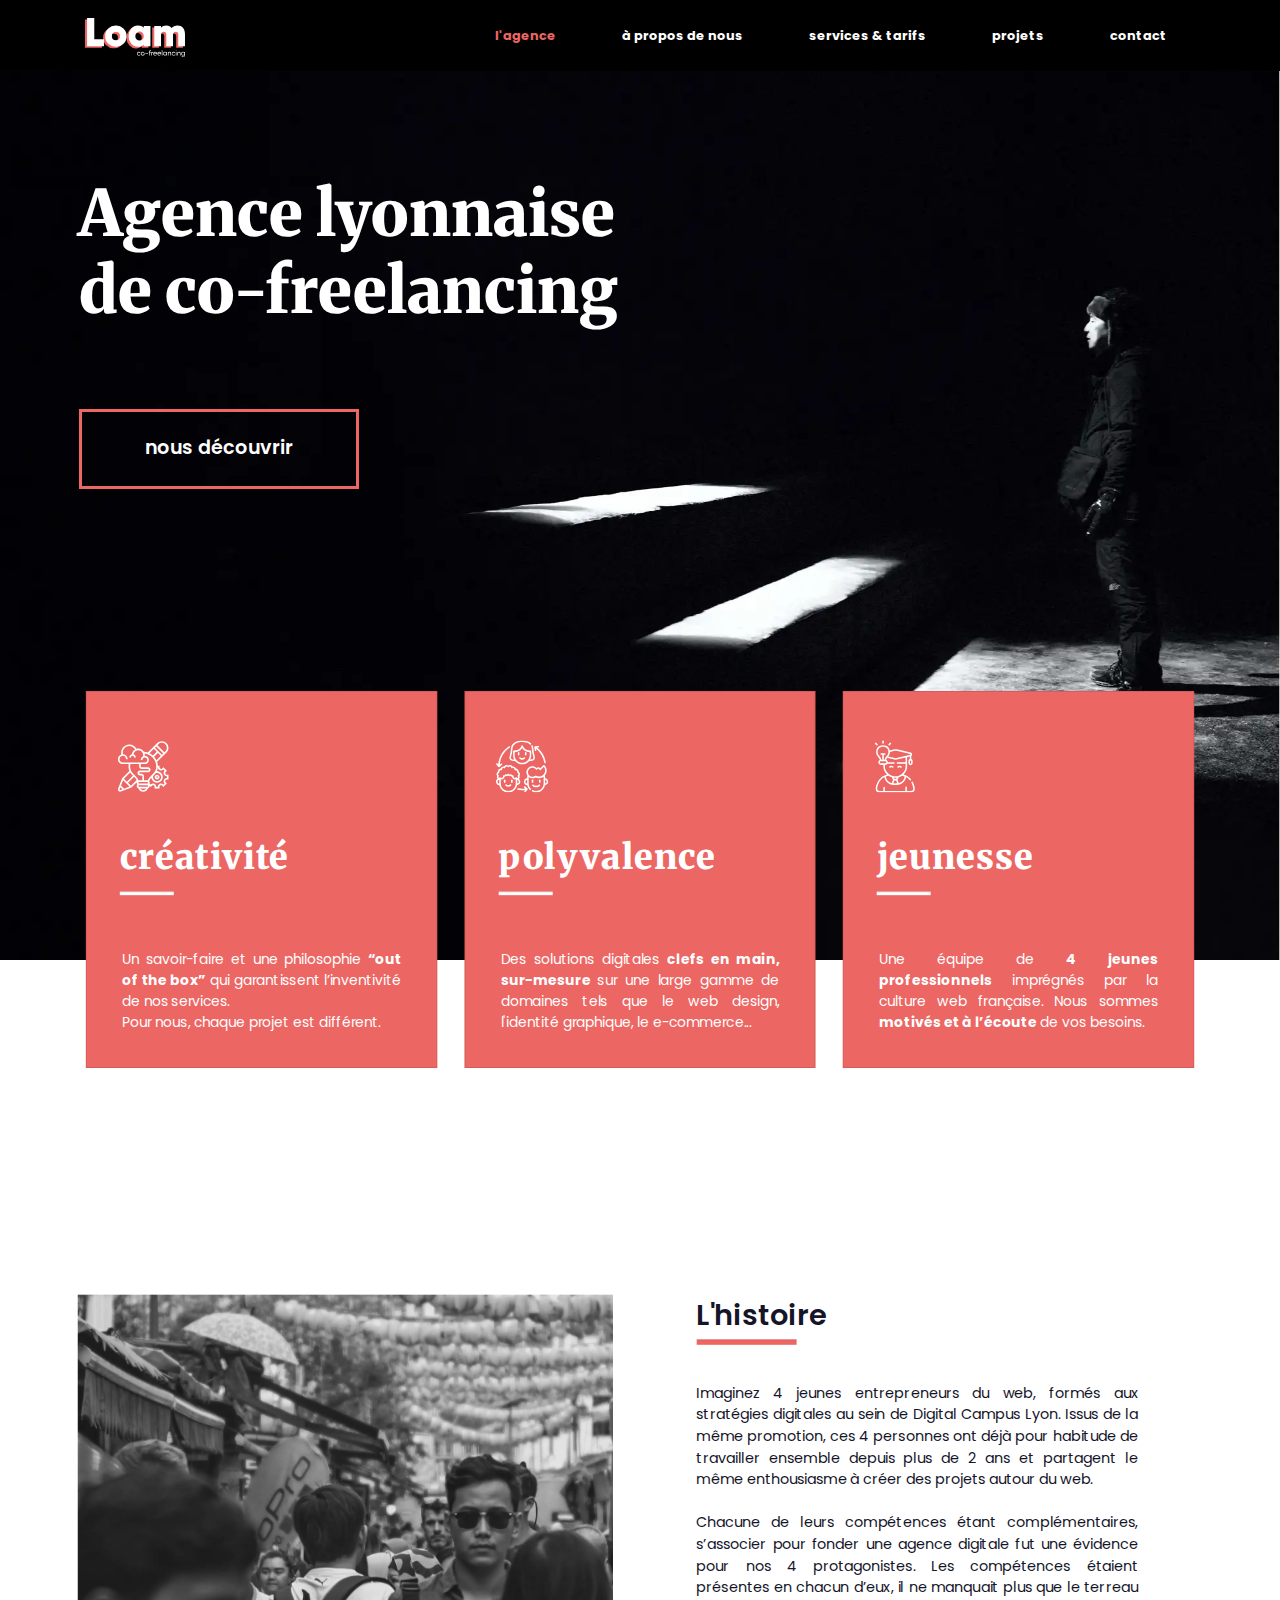
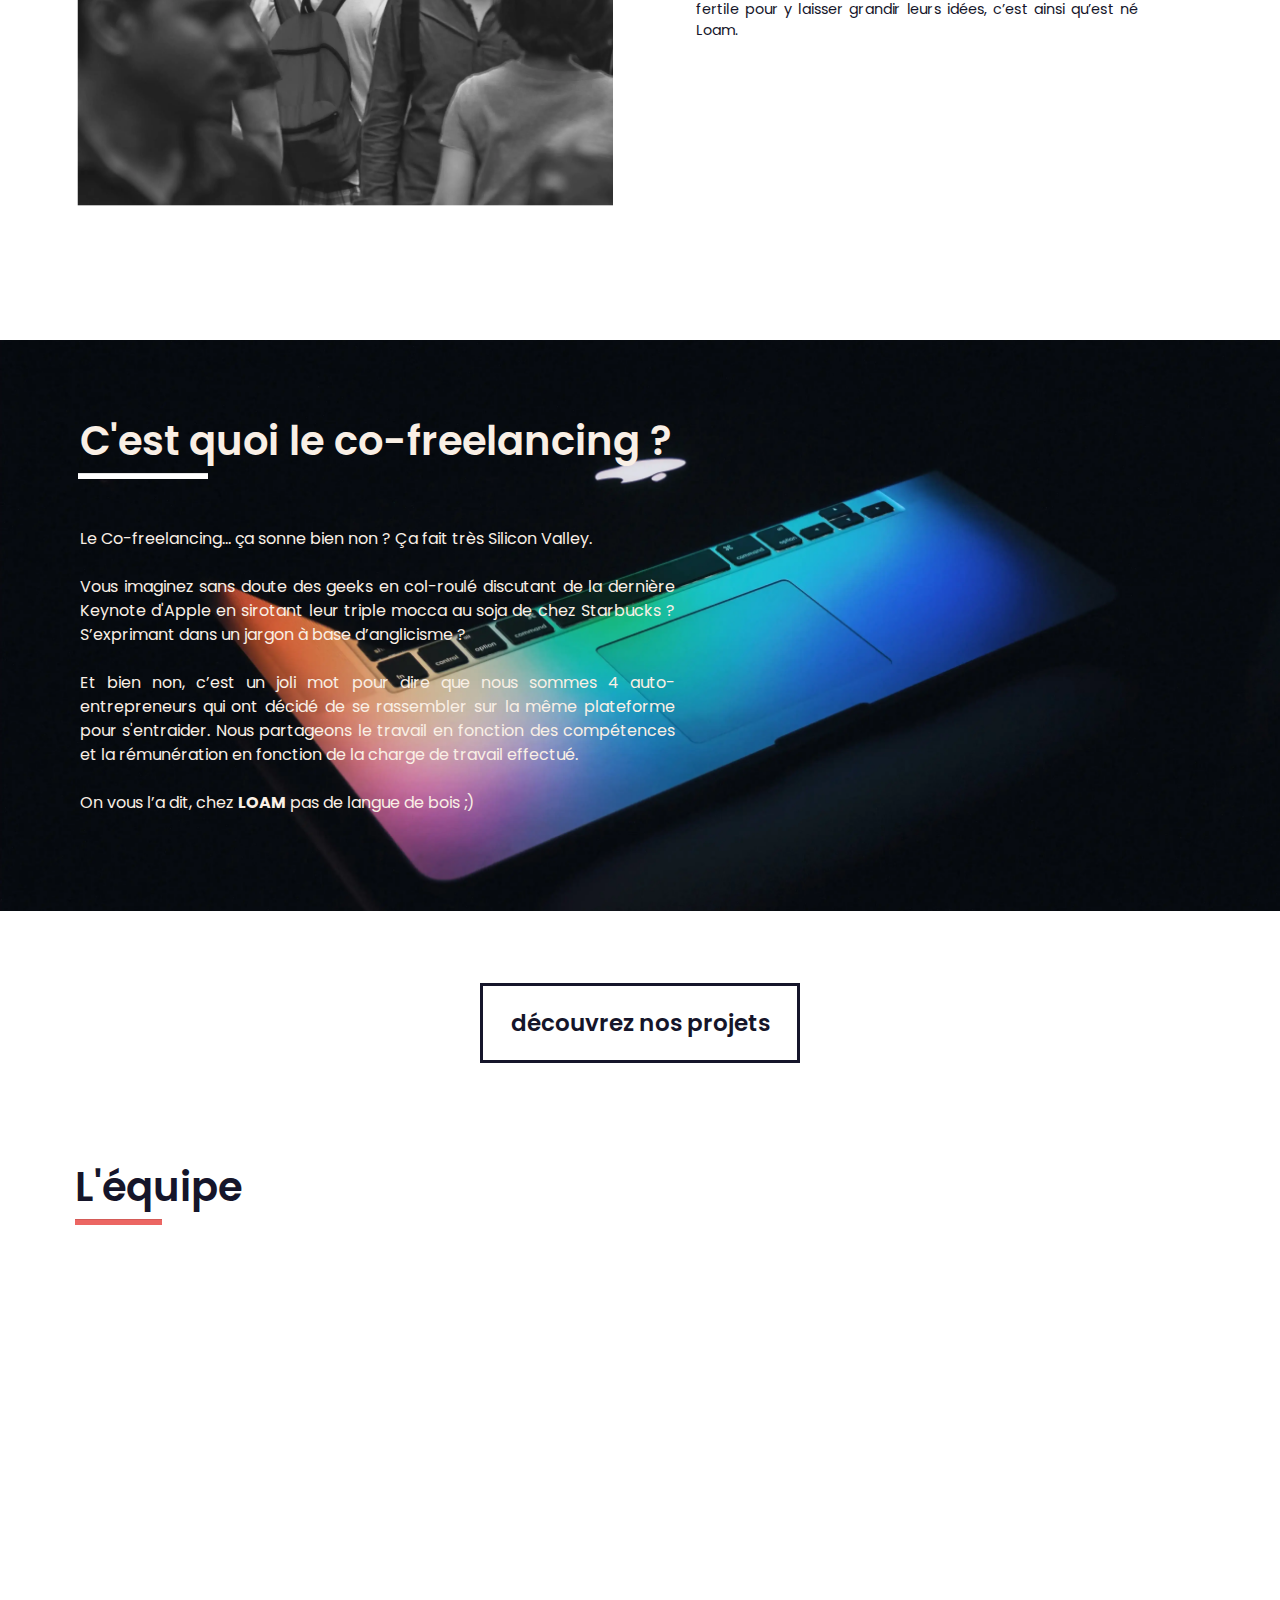
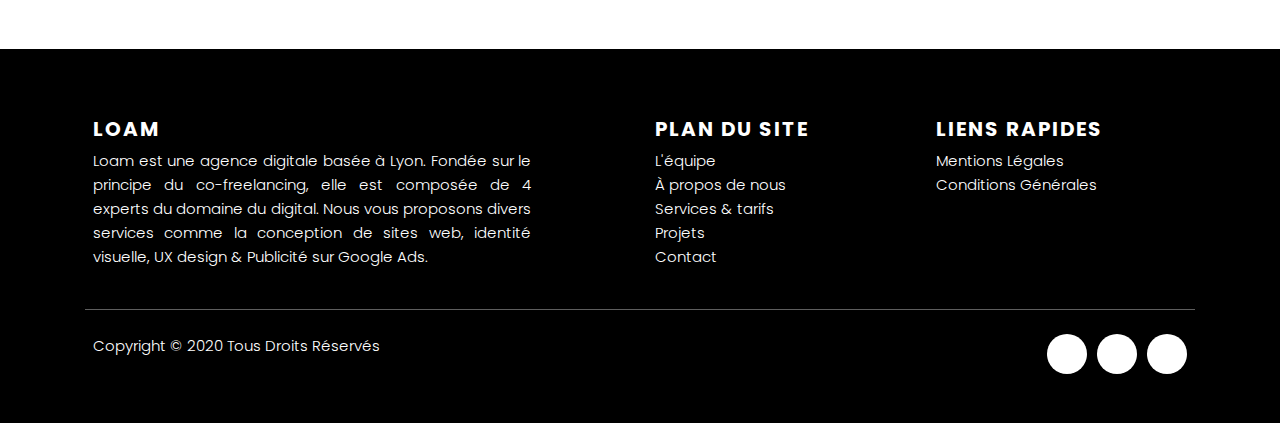
<file: index.html>
<!DOCTYPE html>
<html lang="fr">
<head>
  <title>Loam | Agence de co-freelancing</title>
  <meta charset="utf-8">
  <meta name="viewport" content="width=device-width, initial-scale=1.0">
  <meta name="description" content="Agence de co-freelancing">
  <link rel="stylesheet" href="style.css">
  <link href="https://fonts.googleapis.com/icon?family=Material+Icons" rel="stylesheet">
  <link rel="stylesheet" href="https://stackpath.bootstrapcdn.com/bootstrap/4.5.2/css/bootstrap.min.css">
  <link href="https://fonts.googleapis.com/css2?family=Merriweather:wght@300;400;700;900&display=swap" rel="stylesheet">
  <link href="https://fonts.googleapis.com/css2?family=Poppins:wght@300;400;500;600;700;800;900&display=swap" rel="stylesheet">
  <link rel="stylesheet" href="https://unpkg.com/aos@next/dist/aos.css" />
  <link rel="stylesheet" href="https://cdnjs.cloudflare.com/ajax/libs/animate.css/4.1.1/animate.min.css" />
</head>

<body>
  <nav class="navbar sticky-top navbar-expand-lg">
    <div class="container">
      <a class="navbar-brand" href="index.html"><img width="100vw;" src="images/logo_blanc.svg" alt="Logo Loam blanc" /></a>
      <button class="navbar-toggler" type="button" data-toggle="collapse" data-target="#navbarSupportedContent" aria-controls="navbarSupportedContent" aria-expanded="false" aria-label="Toggle navigation">
        <i class="material-icons">menu</i>
      </button>
      <div class="collapse navbar-collapse" id="navbarSupportedContent">
        <ul class="navbar-nav mr-auto w-100 justify-content-end">
          <li class="nav-item active">
            <a class="nav-link lien-actif" href="index.html">l'agence</a>
          </li>
          <li class="nav-item">
            <a class="nav-link" href="team.html">à propos de nous</a>
          <li class="nav-item">
            <a class="nav-link" href="services-tarifs.html">services &amp; tarifs</a>
          <li class="nav-item">
            <a class="nav-link" href="projets.html">projets</a>
          <li class="nav-item">
            <a class="nav-link" href="contact.html">contact</a>
          </li>
        </ul>
      </div>
    </div>
  </nav>

  <main>
    <section id="lp">
      <div class="lp__item text col-md-10 col-xs-12">
        <h1>Agence lyonnaise<br>de co-freelancing</h1><br><br><br>
        <section class="buttons">
          <button type="button" class="btn btn-1" name="button" style="border:3px solid #EC6663; border-radius: 0px;"><a class="text-btn" href="#valeurs">nous découvrir</button></a>
        </section>
      </div>
    </section>
    <br><br>
    <section id="valeurs">
      <div class="row">

        <!-- CARTE 1 -->

        <div class="col-md-4 col-sm-12 mb-3">
          <div data-aos="fade-up" data-aos-delay="200" data-aos-once="true" class="card">
            <div class="card-interior">
              <img class="card-img col-3" src="images/svg/creativite.svg" alt="icone créativité" />
              <br><br><br>
              <div class="title">
                <h1 class="card-title" style="letter-spacing: 1px;">créativité</h1>
                <hr class="hr col-2" style="width: 30px;height: 3px;margin-left:5%;"><br>
              </div>
              <div class="card-body">
                <p class="card-text" style="text-align:justify; text-align-last:left;">
                  Un savoir-faire et une philosophie <b>“out of the box”</b> qui garantissent l’inventivité de nos services. <br>Pour nous, chaque projet est différent.
                </p>
              </div>
            </div>
          </div>
        </div>

        <!-- CARTE 2 -->

        <div class="col-md-4 col-sm-12 mb-3">
          <div data-aos="fade-up" data-aos-delay="700" data-aos-once="true" class="card">
            <div class="card-interior">
              <img class="card-img col-3" src="images/svg/polyvalent.svg" alt="icone polyvalent" />
              <br><br><br>
              <div class="title">
                <h1 class="card-title" style="letter-spacing: 1px;">polyvalence</h1>
                <hr class="hr col-2" style="width: 30px;height: 3px;margin-left:5%;"><br>
              </div>
              <div class="card-body">
                <p class="card-text" style="text-align:justify; text-align-last:left;">
                  Des solutions digitales <b>clefs en main, sur-mesure </b>sur une large gamme de domaines</b> tels que le web design, l'identité graphique, le e-commerce...
                </p>
              </div>
            </div>
          </div>
        </div>

        <!-- CARTE 3 -->

        <div class="col-md-4 col-sm-12 mb-3">
          <div data-aos="fade-up" data-aos-delay="1200" data-aos-once="true" class="card">
            <div class="card-interior">
              <img class="card-img col-3" src="images/svg/idea.svg" alt="icone idée" />
              <br><br><br>
              <div class="title">
                <h1 class="card-title" style="letter-spacing: 1px;">jeunesse</h1>
                <hr class="hr col-2" style="width: 30px;height: 3px;margin-left:5%;"><br>
              </div>
              <div class="card-body">
                <p class="card-text" style="text-align:justify; text-align-last:left;">
                  Une équipe de <b>4 jeunes professionnels</b> imprégnés par la culture web française. Nous sommes <b>motivés et à l’écoute</b> de vos besoins.
                </p>
              </div>
            </div>
          </div>
        </div>
      </div>
    </section>

    <!-- SECTION "QUI SOMMES-NOUS ?" -->

    <section id="about">
      <div class="row col-md-12">
        <div class="img-about col-md-6 col-sm-12">
          <div class="groups">
            <div class="content">
              <div class="content-overlay"></div>
              <img class="content-image" src="images/group.webp" loading="lazy" alt="photo de l'équipe">
              <div class="content-details">
                <button type="button" class="btn btn-1" name="button" style="border:3px solid #EC6663; border-radius: 0px;"><a class="text-btn" href="#teams" style="color:white; font-weight:600;">découvrir l'équipe</a></button>
              </div>
              </a>
            </div>
          </div>
        </div>
        <div class="bloc col-md-5 col-xs-12" style="margin-left:5%;">
          <h2 class="title">L'histoire</h2>
          <hr class="hr col-2"><br>
          <br>
          <p>
            Imaginez 4 jeunes entrepreneurs du web, formés aux stratégies digitales au sein de Digital Campus Lyon. Issus de la même promotion, ces 4 personnes ont déjà pour habitude de travailler ensemble depuis plus de 2 ans et partagent le même
            enthousiasme à créer des projets autour du web.<br><br>
            Chacune de leurs compétences étant complémentaires, s’associer pour fonder une agence digitale fut une évidence pour nos 4 protagonistes. Les compétences étaient présentes en chacun d’eux, il ne manquait plus que le terreau fertile pour y
            laisser grandir leurs idées, c’est ainsi qu’est né Loam.
          </p>
        </div>
      </div>
    </section><br><br><br>

    <!-- SECTION CO-FREELANCING -->

    <section id="co-freelancing">
      <div class="bg col-md-10">
        <h1 class="title col-md-6">C'est quoi le co-freelancing ?</h1>
        <hr class="hr col-2">
        <p class="text col-md-6" style="text-align:justify; text-align-last:left;">Le Co-freelancing... ça sonne bien non ? &#199;a fait très Silicon Valley. <br><br>
          Vous imaginez sans doute des geeks en col-roulé discutant de la dernière Keynote d'Apple en sirotant leur triple mocca au soja de chez Starbucks ? S’exprimant dans un jargon à base d’anglicisme ?
          <br><br>
          Et bien non, c’est un joli mot pour dire que nous sommes 4 auto-entrepreneurs qui ont décidé de se rassembler sur la même plateforme pour s'entraider. Nous partageons le travail en fonction des compétences et la rémunération en fonction de
          la charge de travail effectué.
          <br><br>
          On vous l’a dit, chez <b>LOAM</b> pas de langue de bois ;)
        </p>
      </div>
    </section>

    <!-- SECTION NOS PROJETS -->

    <section id="cta-projets"><br><br><br>
      <button type="button" class="btn btn-2 col-md-3" name="button" style="border:3px solid #15152A; border-radius: 0px;"><a class="text-btn2" href="projets.html">découvrez nos projets</a></button>
    </section>


    <!-- LA TEAM -->

    <section id="teams">
      <div class="teams">
        <div class="at-section">
          <h1 class="title">L'équipe</h1>
          <hr class="hr col-2"><br><br>
        </div>
        <div class="at-grid" data-column="4" data-aos="fade-up" data-aos-once="true">
          <div class="at-column">
            <div class="at-user">
              <div class="at-user__avatar"><img src="images/team/andrea.webp" loading="lazy" alt="photo Andrea" /></div>
              <div class="at-user__name">Andréa LECORDIX</div>
              <div class="at-user__title">Développement Web &amp; Graphisme</div><br>
              <ul class="at-social">
                <li class="at-social__item"><a href="">
                    <img src="images/svg/dribbble.svg" alt="logo Dribbble"></a></li>
                <li class="at-social__item"><a href="">
                    <img src="images/svg/linkedin.svg" alt="logo LinkedIn"></a></li>
                <li class="at-social__item"><a href="">
                    <img src="images/svg/behance.svg" alt="Logo Behance"></a></li>
              </ul>
            </div>
          </div>
          <div class="at-column">
            <div class="at-user">
              <div class="at-user__avatar"><img src="images/team/sacha.webp" loading="lazy" alt="Photo Sacha" /></div>
              <div class="at-user__name">Sacha REUSA</div>
              <div class="at-user__title">Web Marketing &amp; SEA</div><br>
              <ul class="at-social">
                <li class="at-social__item"><a href="">
                    <img src="images/svg/dribbble.svg" alt="logo Dribbble"></a></li>
                <li class="at-social__item"><a href="">
                    <img src="images/svg/linkedin.svg" alt="logo LinkedIn"></a></li>
                <li class="at-social__item"><a href="">
                    <img src="images/svg/behance.svg" alt="Logo Behance"></a></li>
              </ul>
            </div>
          </div>
          <div class="at-column">
            <div class="at-user">
              <div class="at-user__avatar"><img src="images/team/hugo.webp" loading="lazy" alt="Photo Hugo" /></div>
              <div class="at-user__name">Hugo LHOPITAL</div>
              <div class="at-user__title">UX Researcher & UX Designer</div><br>
              <ul class="at-social">
                <li class="at-social__item"><a href="">
                    <img src="images/svg/dribbble.svg" alt="logo Dribbble"></a></li>
                <li class="at-social__item"><a href="">
                    <img src="images/svg/linkedin.svg" alt="logo LinkedIn"></a></li>
                <li class="at-social__item"><a href="">
                    <img src="images/svg/behance.svg" alt="Logo Behance"></a></li>
              </ul>
            </div>
          </div>
          <div class="at-column">
            <div class="at-user">
              <div class="at-user__avatar"><img src="images/team/bastien.webp" loading="lazy" alt="Photo Bastien" /></div>
              <div class="at-user__name">Bastien AGULLO</div>
              <div class="at-user__title">UX Designer</div><br>
              <ul class="at-social">
                <li class="at-social__item"><a href="">
                    <img src="images/svg/dribbble.svg" alt="logo Dribbble"></a></li>
                <li class="at-social__item"><a href="">
                    <img src="images/svg/linkedin.svg" alt="logo LinkedIn"></a></li>
                <li class="at-social__item"><a href="">
                    <img src="images/svg/behance.svg" alt="Logo Behance"></a></li>
              </ul>
            </div>
          </div>
        </div>
      </div>
    </section>


    <footer class="site-footer">
      <div class="container">
        <div class="row">
          <div class="col-sm-12 col-md-5">
            <h6>Loam</h6>
            <p class="text-justify">Loam est une agence digitale basée à Lyon. Fondée sur le principe du co-freelancing, elle est composée de 4 experts du domaine du digital. Nous vous proposons divers services comme la conception de sites web,
              identité visuelle, UX design & Publicité sur Google Ads.
            </p>
          </div>

          <div class="col-xs-6 col-md-3" style="margin-left:auto;">
            <h6>Plan du site</h6>
            <ul class="footer-links">
              <li><a href="index.html">L'équipe</a></li>
              <li><a href="team.html">&Agrave; propos de nous</a></li>
              <li><a href="services-tarifs.html">Services & tarifs</a></li>
              <li><a href="projets.html">Projets</a></li>
              <li><a href="contact.html">Contact</a></li>
            </ul>
          </div>

          <div class="col-xs-6 col-md-3">
            <h6>Liens rapides</h6>
            <ul class="footer-links">
              <li><a href="mentions.html">Mentions Légales</a></li>
              <li><a href="conditions.html">Conditions Générales</a></li>
            </ul>
          </div>
        </div>
        <hr>
      </div>
      <div class="container">
        <div class="row">
          <div class="col-md-8 col-sm-6 col-xs-12">
            <p class="copyright-text">Copyright &copy; 2020 Tous Droits Réservés
            </p>
          </div>

          <div class="col-md-4 col-sm-6 col-xs-12">
            <ul class="social-icons">
              <li><a class="behance" href="#"><i class="fab fa-behance"></i></a></li>
              <li><a class="dribbble" href="#"><i class="fab fa-dribbble"></i></a></li>
              <li><a class="linkedin" href="#"><i class="fab fa-linkedin-in"></i></a></li>
            </ul>
          </div>
        </div>
      </div>
    </footer>
  </main>




  <script src="https://unpkg.com/aos@next/dist/aos.js"></script>
  <script>
    AOS.init();
  </script>
  <script src="https://code.jquery.com/jquery-3.3.1.slim.min.js" integrity="sha384-q8i/X+965DzO0rT7abK41JStQIAqVgRVzpbzo5smXKp4YfRvH+8abtTE1Pi6jizo" crossorigin="anonymous"></script>
  <script src="https://cdnjs.cloudflare.com/ajax/libs/popper.js/1.14.7/umd/popper.min.js" integrity="sha384-UO2eT0CpHqdSJQ6hJty5KVphtPhzWj9WO1clHTMGa3JDZwrnQq4sF86dIHNDz0W1" crossorigin="anonymous"></script>
  <script src="https://stackpath.bootstrapcdn.com/bootstrap/4.3.1/js/bootstrap.min.js" integrity="sha384-JjSmVgyd0p3pXB1rRibZUAYoIIy6OrQ6VrjIEaFf/nJGzIxFDsf4x0xIM+B07jRM" crossorigin="anonymous"></script>
</body>

</html>
</file>
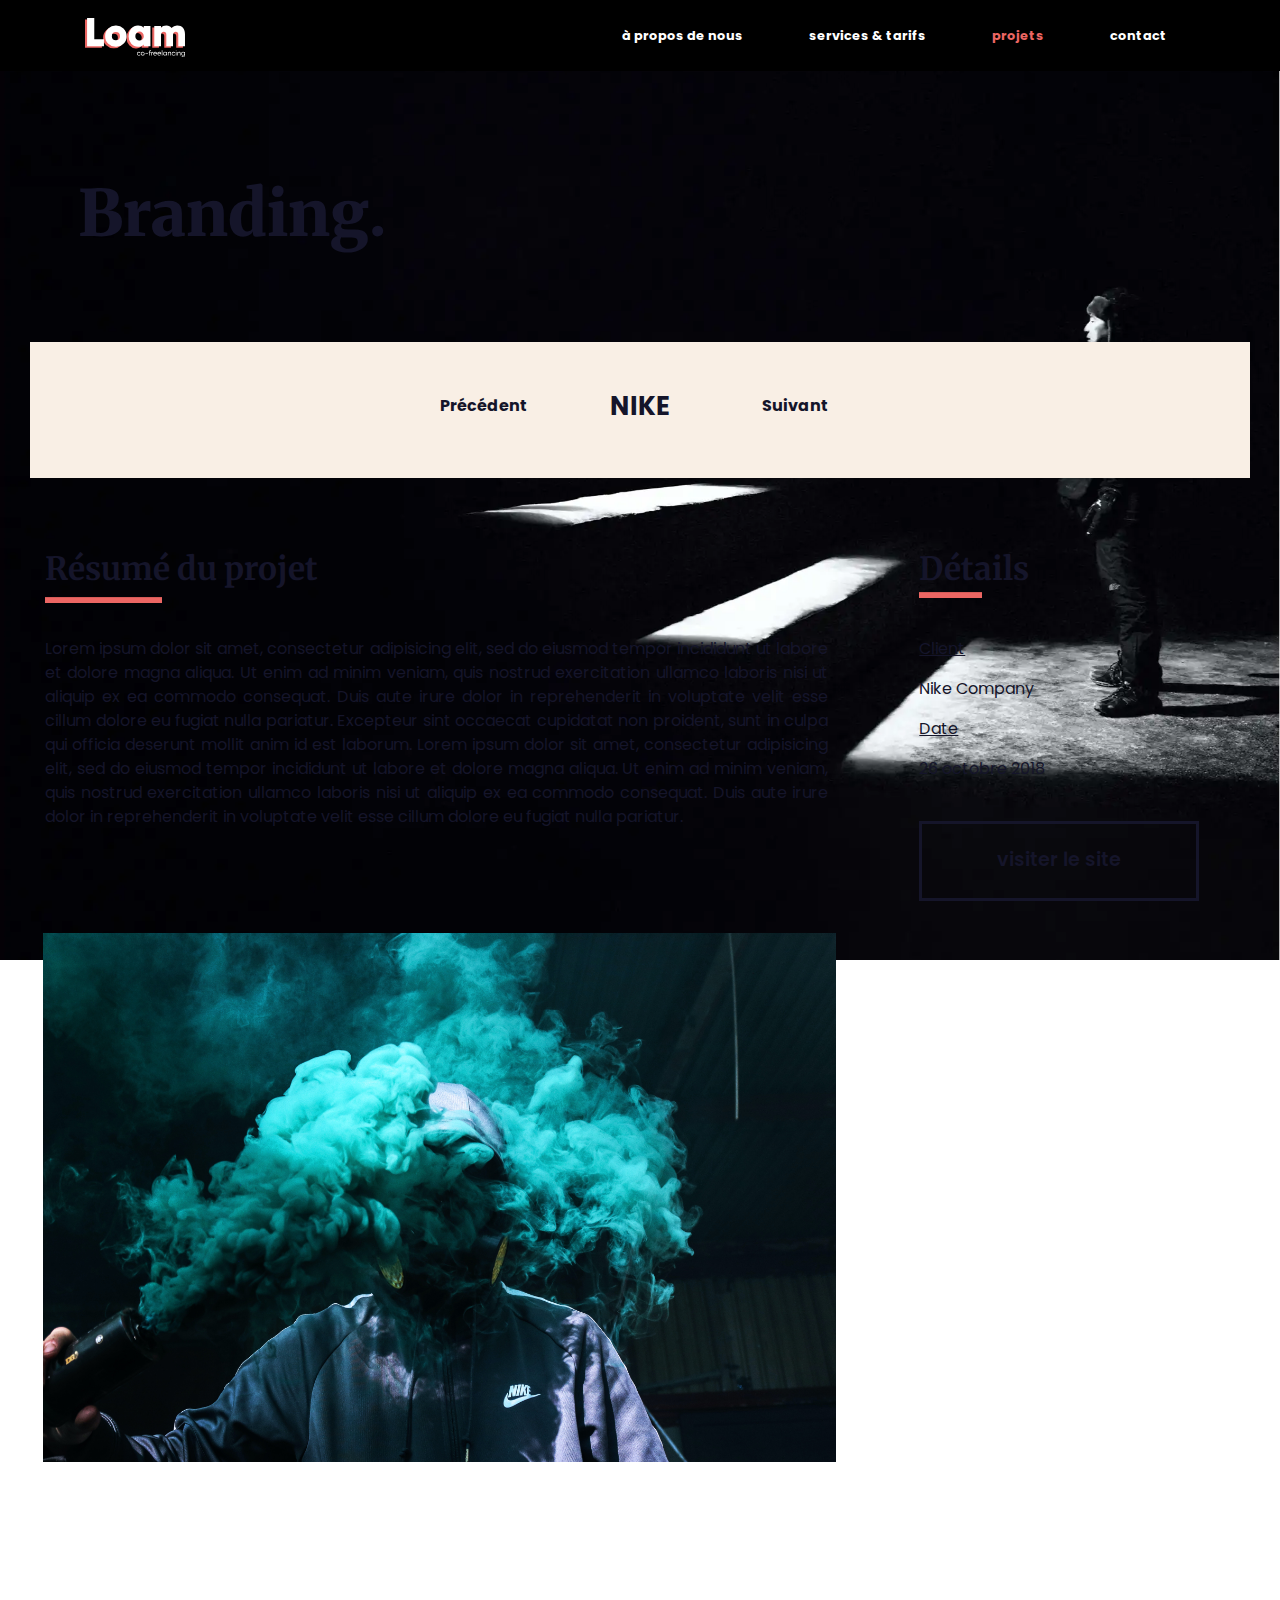
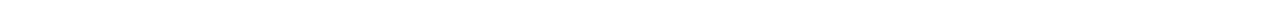
<file: projet-nike.html>
<!DOCTYPE html>

<head>
  <title>Loam | Agence de co-freelancing</title>
  <meta charset="utf-8">
  <link rel="stylesheet" href="style.css">
  <link rel="stylesheet" href="https://use.fontawesome.com/releases/v5.8.1/css/all.css" integrity="sha384-50oBUHEmvpQ+1lW4y57PTFmhCaXp0ML5d60M1M7uH2+nqUivzIebhndOJK28anvf" crossorigin="anonymous">
  <link rel="stylesheet" href="https://stackpath.bootstrapcdn.com/bootstrap/4.5.2/css/bootstrap.min.css">
  <link href="https://fonts.googleapis.com/css2?family=Merriweather:wght@300;400;700;900&display=swap" rel="stylesheet">
  <link href="https://fonts.googleapis.com/css2?family=Poppins:wght@300;400;500;600;700;800;900&display=swap" rel="stylesheet">
  <link rel="stylesheet" href="https://unpkg.com/aos@next/dist/aos.css" />
  <link rel="stylesheet" href="https://cdnjs.cloudflare.com/ajax/libs/animate.css/4.1.1/animate.min.css" />
</head>

<body id="projet" style="background-color:#FFFFFF;">
  <nav class="navbar sticky-top navbar-expand-lg">
    <div class="container">
      <a class="navbar-brand" href="index.html"><img width="100vw;" alt="Logo Loam blanc" src="images/logo_blanc.svg" /></a>
      <button class="navbar-toggler" type="button" data-toggle="collapse" data-target="#navbarSupportedContent" aria-controls="navbarSupportedContent" aria-expanded="false" aria-label="Toggle navigation">
        <i class="fas fa-bars"></i>
      </button>

      <div class="collapse navbar-collapse" id="navbarSupportedContent">
        <ul class="navbar-nav mr-auto w-100 justify-content-end">
          <li class="nav-item">
            <a class="nav-link" href="index.html">à propos de nous</a>
          </li>
          <li class="nav-item active">
            <a class="nav-link" href="services-tarifs.html">services &amp; tarifs</a>
          <li class="nav-item">
            <a class="nav-link lien-actif" href="projets.html">projets</a>
          <li class="nav-item">
            <a class="nav-link" href="contact.html">contact</a>
          </li>
        </ul>
      </div>
    </div>
  </nav>

  <main>
    <section id="projets">
      <div class="lp__item text col-md-12 col-xs-12">
        <h1 style="margin-left:5%; color:#15152A;">Branding.</h1><br><br><br><br><br>
        <div id="headline" class="col-md-12">
          <div style="background-color: #F9EFE5; display:block; margin:0 auto;"><br>
            <button class="btn"><i class="fa fa-arrow-left" style="margin-right:5%;"></i> Précédent </button>
            <button class="btn">
              <h2>Nike</h2>
            </button>
            <button class="btn"> Suivant <i class="fa fa-arrow-right" style="margin-left:5%;"></i></button>
          </div>
        </div>
        <br><br><br>
        <div class="containers col-md-12" style="display:flex; width:100vw;">
          <div class="col-md-8">
            <h2 class="title-details">Résumé du projet</h2>
            <hr class="hr-resume">
            <br><br>
            <p>Lorem ipsum dolor sit amet, consectetur adipisicing elit, sed do eiusmod tempor incididunt ut labore et dolore magna aliqua. Ut enim ad minim veniam, quis nostrud exercitation ullamco laboris nisi ut aliquip ex ea commodo consequat.
              Duis aute irure dolor in reprehenderit in voluptate velit esse cillum dolore eu fugiat nulla pariatur. Excepteur sint occaecat cupidatat non proident, sunt in culpa qui officia deserunt mollit anim id est laborum. Lorem ipsum dolor sit
              amet, consectetur adipisicing elit, sed do eiusmod tempor incididunt ut labore et dolore magna aliqua. Ut enim ad minim veniam, quis nostrud exercitation ullamco laboris nisi ut aliquip ex ea commodo consequat. Duis aute irure dolor in
              reprehenderit in voluptate velit esse cillum dolore eu fugiat nulla pariatur.</p>
          </div>
          <div class="col md-4" style="margin-left:5%;">
            <h2 class="title-details">Détails</h2>
            <hr class="hr-details">
            <br><br>
            <p><u>Client</u></p>
            <p>Nike Company</p>
            <p><u>Date</u></p>
            <p>26 octobre 2018</p>
            <br>
            <section class="buttons-2">
              <button type="button" class="btn btn-3" name="button" style="border:3px solid #15152A; border-radius: 0px;"><a class="text-btn" target="_blank" href="https://www.nike.com/fr">visiter le site</button></a>
            </section>
          </div>
        </div>
        <div class="image-projet col-12">
            <img class="content-image" alt="Image projet Nike" src="images/projets/nike2.jpg">
          </a>
        </div>
        <br>
        <br>
      </div>
      <br><br>
    </section>
  </main>
</body>
</file>
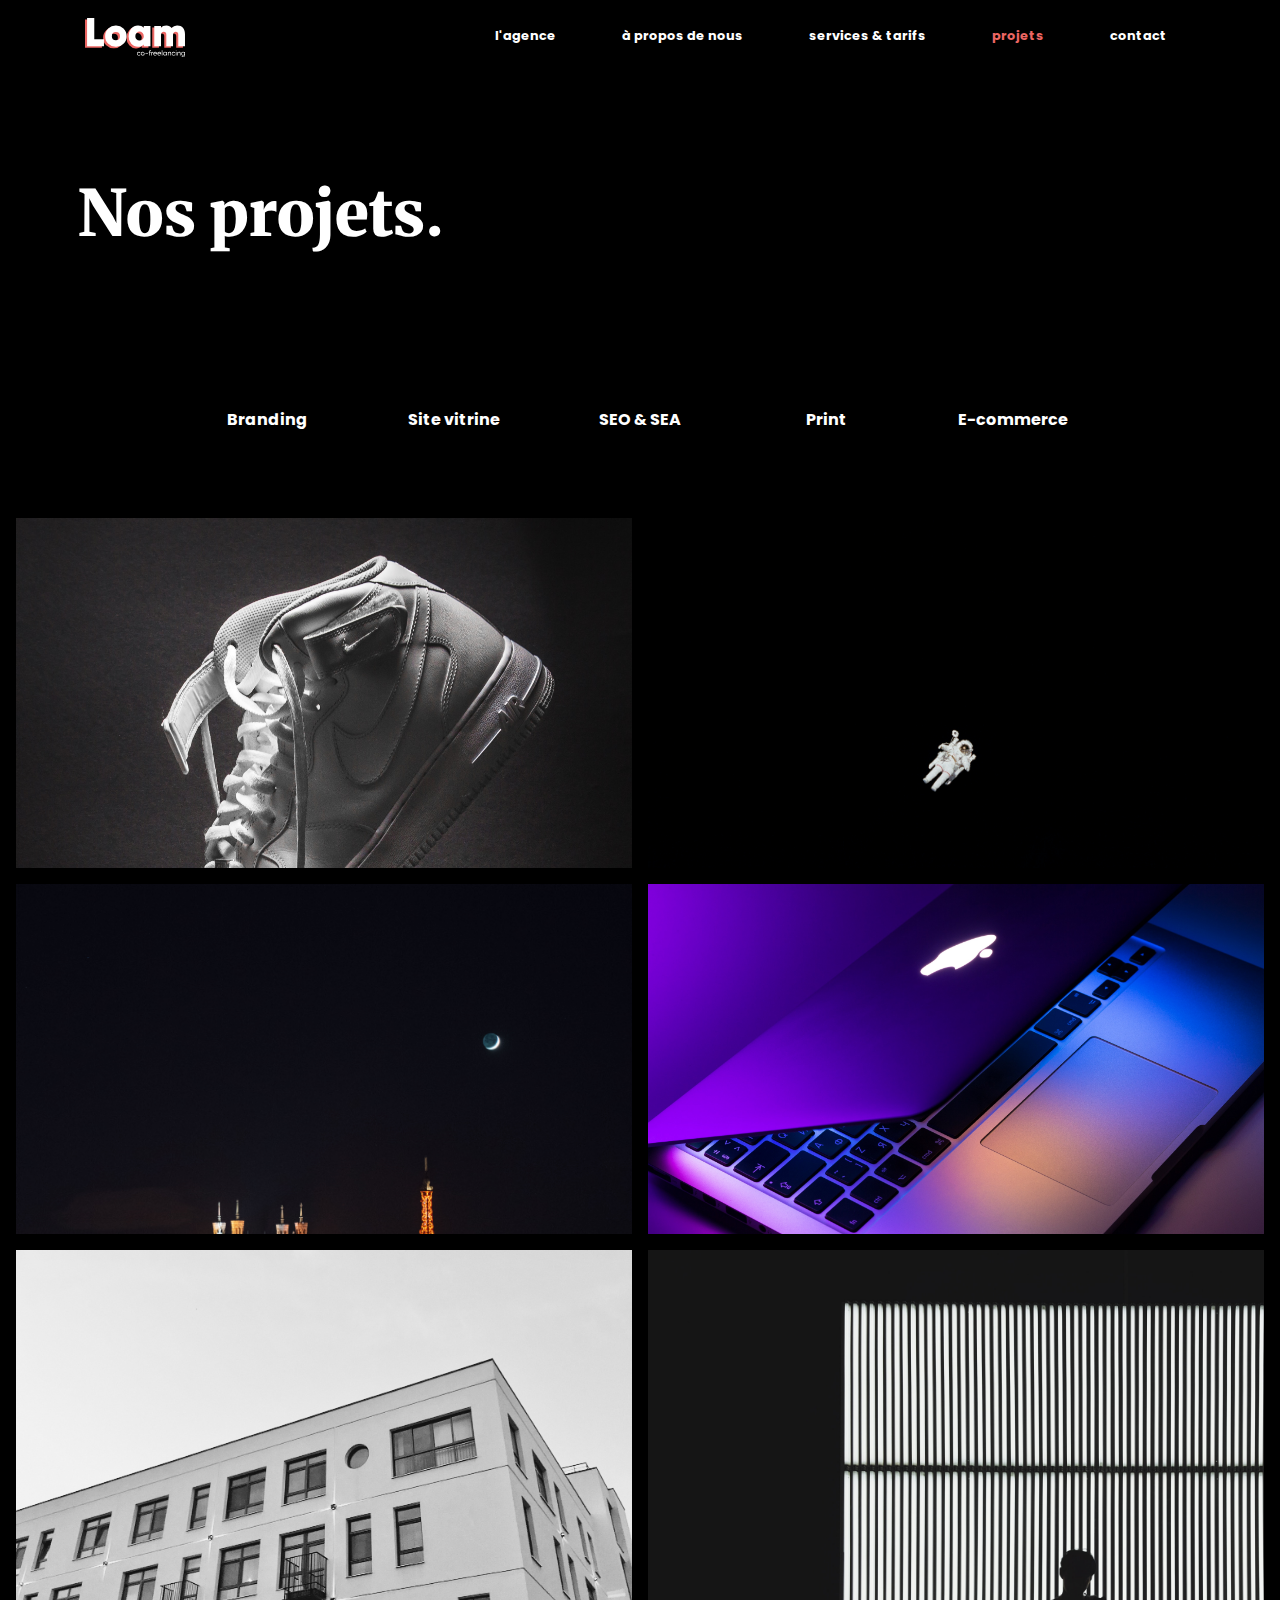
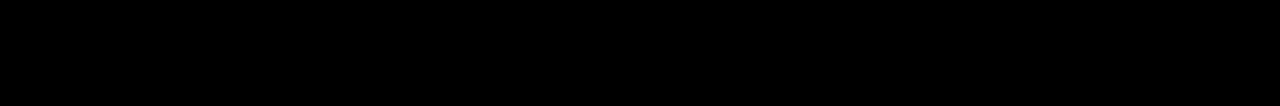
<file: projets.html>
<!DOCTYPE html>
<html lang="fr">

<head>
  <title>Loam | Agence de co-freelancing</title>
  <meta charset="utf-8">
  <meta name="description" content="Agence de co-freelancing">
  <meta name="viewport" content="width=device-width, initial-scale=1.0">
  <link href="https://fonts.googleapis.com/icon?family=Material+Icons" rel="stylesheet">
  <link rel="stylesheet" href="style.css">
  <link rel="stylesheet" href="https://use.fontawesome.com/releases/v5.8.1/css/all.css" integrity="sha384-50oBUHEmvpQ+1lW4y57PTFmhCaXp0ML5d60M1M7uH2+nqUivzIebhndOJK28anvf" crossorigin="anonymous">
  <link rel="stylesheet" href="https://stackpath.bootstrapcdn.com/bootstrap/4.5.2/css/bootstrap.min.css">
  <link href="https://fonts.googleapis.com/css2?family=Merriweather:wght@300;400;700;900&display=swap" rel="stylesheet">
  <link href="https://fonts.googleapis.com/css2?family=Poppins:wght@300;400;500;600;700;800;900&display=swap" rel="stylesheet">
  <link rel="stylesheet" href="https://unpkg.com/aos@next/dist/aos.css" />
  <link rel="stylesheet" href="https://cdnjs.cloudflare.com/ajax/libs/animate.css/4.1.1/animate.min.css" />
</head>

<body id="services-tarifs">
  <nav class="navbar sticky-top navbar-expand-lg">
    <div class="container">
      <a class="navbar-brand" href="index.html"><img width="100vw;" alt="Logo Loam blanc" src="images/logo_blanc.svg" /></a>
      <button class="navbar-toggler" type="button" data-toggle="collapse" data-target="#navbarSupportedContent" aria-controls="navbarSupportedContent" aria-expanded="false" aria-label="Toggle navigation">
        <i class="material-icons">menu</i>
      </button>
      <div class="collapse navbar-collapse" id="navbarSupportedContent">
        <ul class="navbar-nav mr-auto w-100 justify-content-end">
          <li class="nav-item">
            <a class="nav-link" href="index.html">l'agence</a>
          </li>
          <li class="nav-item">
            <a class="nav-link" href="team.html">à propos de nous</a>
          <li class="nav-item">
            <a class="nav-link" href="services-tarifs.html">services &amp; tarifs</a>
          <li class="nav-item active">
            <a class="nav-link lien-actif" href="projets.html">projets</a>
          <li class="nav-item">
            <a class="nav-link" href="contact.html">contact</a>
          </li>
        </ul>
      </div>
    </div>
  </nav>


  <main>
    <section id="projets">
      <div class="lp__item text col-md-12 col-xs-12">
        <h1 style="margin-left:5%;">Nos projets.</h1><br><br><br><br><br>
        <div id="myBtnContainer" class="col-md-12">
          <button class="btn" onclick="filterSelection('branding')"> Branding</button>
          <button class="btn" onclick="filterSelection('site-vitrine')"> Site vitrine</button>
          <button class="btn" onclick="filterSelection('seo-sea')"> SEO & SEA</button>
          <button class="btn" onclick="filterSelection('print')"> Print</button>
          <button class="btn" onclick="filterSelection('site e-commerce')"> E-commerce</button>
        </div>

        <!-- Portfolio Gallery Grid -->
        <div class="row">
          <div class="column branding">
            <div class="content">
              <div class="content-overlay"></div>
              <img class="content-image" src="images/projets/nike.jpg" alt="image Nike" style="width:100%">
              <div class="content-details">
                <button type="button" class="btn btn-1" name="button" style="border:3px solid #EC6663; border-radius: 0px;"><a class="text-btn" target="_blank" href="#">Nike</a></button>
              </div>
            </div>
          </div>
          <div class="column branding">
            <div class="content">
              <div class="content-overlay"></div>
              <img class="content-image" src="images/projets/nasa.jpg" alt="image Nasa" style="width:100%">
              <div class="content-details">
                <button type="button" class="btn btn-1" name="button" style="border:3px solid #EC6663; border-radius: 0px;"><a class="text-btn" href="#">NASA</a></button>
              </div>
            </div>
          </div>
          <div class="column branding">
            <div class="content">
              <div class="content-overlay"></div>
              <img class="content-image" src="images/projets/lyon.jpg" alt="image Lyon" style="width:100%">
              <div class="content-details">
                <button type="button" class="btn btn-1" name="button" style="border:3px solid #EC6663; border-radius: 0px;"><a class="text-btn" href="#">Ville de Lyon</a></button>
              </div>
            </div>
          </div>
          <div class="column site-vitrine">
            <div class="content">
              <div class="content-overlay"></div>
              <img class="content-image" src="images/projets/apple.jpg" alt="image Apple" style="width:100%">
              <div class="content-details">
                <button type="button" class="btn btn-1" name="button" style="border:3px solid #EC6663; border-radius: 0px;"><a class="text-btn" href="#">Apple</a></button>
              </div>
            </div>
          </div>
          <div class="column site-vitrine">
            <div class="content">
              <div class="content-overlay"></div>
              <img class="content-image" src="images/projets/hotel.jpg" alt="image Hotel" style="width:100%">
              <div class="content-details">
                <button type="button" class="btn btn-1" name="button" style="border:3px solid #EC6663; border-radius: 0px;"><a class="text-btn" href="#">Hotel</a></button>
              </div>
            </div>
          </div>
          <div class="column seo-sea">
            <div class="content">
              <div class="content-overlay"></div>
              <img class="content-image" src="images/projets/museum.jpg" alt="image Museum" style="width:100%">
              <div class="content-details">
                <button type="button" class="btn btn-1" name="button" style="border:3px solid #EC6663; border-radius: 0px;"><a class="text-btn" href="#">Museum</a></button>
              </div>
            </div>
          </div>

    </section>
  </main>


  <script>
  filterSelection("all")
  function filterSelection(c) {
    var x, i;
    x = document.getElementsByClassName("column");
    if (c == "all") c = "";
    for (i = 0; i < x.length; i++) {
      w3RemoveClass(x[i], "show");
      if (x[i].className.indexOf(c) > -1) w3AddClass(x[i], "show");
    }
  }

  function w3AddClass(element, name) {
    var i, arr1, arr2;
    arr1 = element.className.split(" ");
    arr2 = name.split(" ");
    for (i = 0; i < arr2.length; i++) {
      if (arr1.indexOf(arr2[i]) == -1) {element.className += " " + arr2[i];}
    }
  }

  function w3RemoveClass(element, name) {
    var i, arr1, arr2;
    arr1 = element.className.split(" ");
    arr2 = name.split(" ");
    for (i = 0; i < arr2.length; i++) {
      while (arr1.indexOf(arr2[i]) > -1) {
        arr1.splice(arr1.indexOf(arr2[i]), 1);
      }
    }
    element.className = arr1.join(" ");
  }


  // Add active class to the current button (highlight it)
  var btnContainer = document.getElementById("myBtnContainer");
  var btns = btnContainer.getElementsByClassName("btn");
  for (var i = 0; i < btns.length; i++) {
    btns[i].addEventListener("click", function(){
      var current = document.getElementsByClassName("active");
      current[0].className = current[0].className.replace(" active", "");
      this.className += " active";
    });
  }
  </script>
</body>
</file>
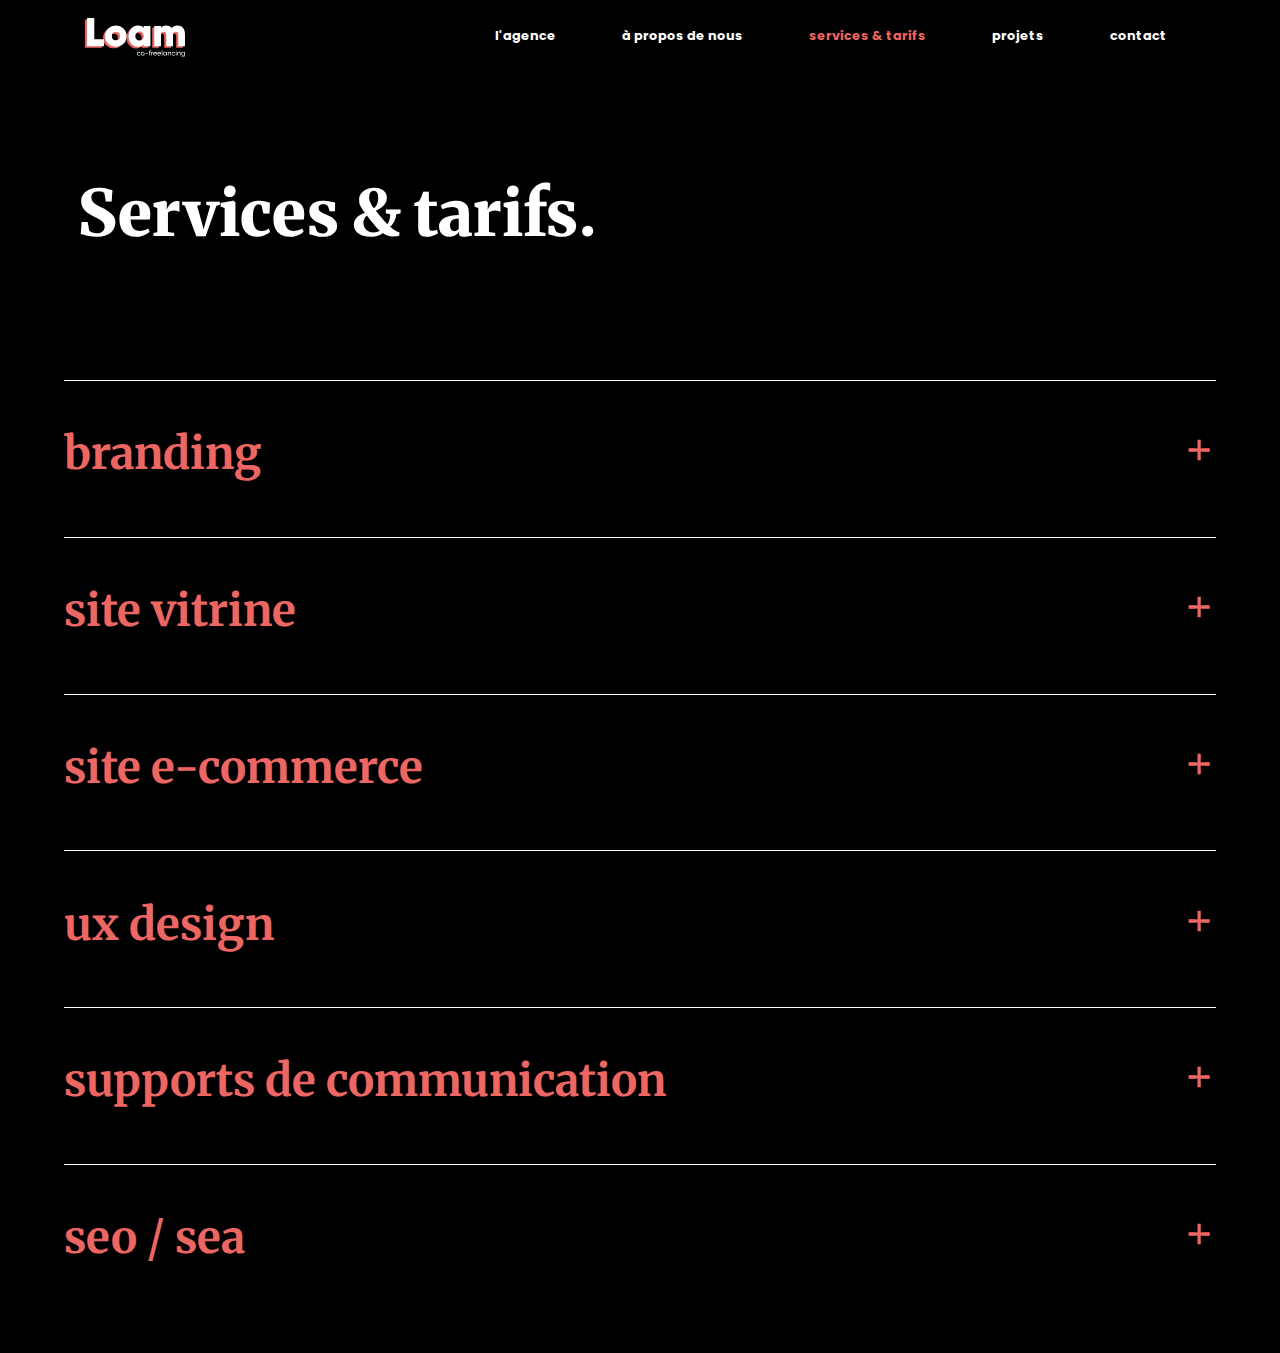
<file: services-tarifs.html>
<!DOCTYPE html>
<html lang="fr">
<head>
  <title>Loam | Agence de co-freelancing</title>
  <meta charset="utf-8">
  <meta name="viewport" content="width=device-width, initial-scale=1.0">
  <meta name="description" content="Agence de co-freelancing">
  <link href="https://fonts.googleapis.com/icon?family=Material+Icons" rel="stylesheet">
  <link rel="stylesheet" href="style.css">
  <link rel="stylesheet" href="https://use.fontawesome.com/releases/v5.8.1/css/all.css" integrity="sha384-50oBUHEmvpQ+1lW4y57PTFmhCaXp0ML5d60M1M7uH2+nqUivzIebhndOJK28anvf" crossorigin="anonymous">
  <link rel="stylesheet" href="https://stackpath.bootstrapcdn.com/bootstrap/4.5.2/css/bootstrap.min.css">
  <link href="https://fonts.googleapis.com/css2?family=Merriweather:wght@300;400;700;900&display=swap" rel="stylesheet">
  <link href="https://fonts.googleapis.com/css2?family=Poppins:wght@300;400;500;600;700;800;900&display=swap" rel="stylesheet">
  <link rel="stylesheet" href="https://unpkg.com/aos@next/dist/aos.css" />
  <link rel="stylesheet" href="https://cdnjs.cloudflare.com/ajax/libs/animate.css/4.1.1/animate.min.css" />
</head>

<body id="services-tarifs">
  <nav class="navbar sticky-top navbar-expand-lg">
    <div class="container">
      <a class="navbar-brand" href="index.html"><img alt="Logo Loam blanc" width="100vw;" src="images/logo_blanc.svg" /></a>
      <button class="navbar-toggler" type="button" data-toggle="collapse" data-target="#navbarSupportedContent" aria-controls="navbarSupportedContent" aria-expanded="false" aria-label="Toggle navigation">
        <i class="material-icons">menu</i>
      </button>

      <div class="collapse navbar-collapse" id="navbarSupportedContent">
        <ul class="navbar-nav mr-auto w-100 justify-content-end">
          <li class="nav-item">
            <a class="nav-link" href="index.html">l'agence</a>
          </li>
          <li class="nav-item">
            <a class="nav-link" href="team.html">à propos de nous</a>
          <li class="nav-item active">
            <a class="nav-link lien-actif" href="services-tarifs.html">services &amp; tarifs</a>
          <li class="nav-item">
            <a class="nav-link" href="projets.html">projets</a>
          <li class="nav-item">
            <a class="nav-link" href="contact.html">contact</a>
          </li>
        </ul>
      </div>
    </div>
  </nav>

  <main>
    <section id="services">
      <div class="lp__item text col-md-12 col-xs-12">
        <h1 style="margin-left:5%;">Services & tarifs.</h1><br><br><br><br><br>
        <section class="buttons">
          <div class="containers">
            <div class="panel-group" id="accordion">
              <div class="panel panel-default">
                <div class=" animate__animated animate__fadeInUp panel-heading" role="tab" id="headingOne">
                  <h4 class="panel-title">
                    <a role="button" data-toggle="collapse" data-parent="#accordion" href="#collapseOne" aria-expanded="false" aria-controls="collapseOne">
                      branding
                    </a>
                  </h4>
                </div>
                <div id="collapseOne" class="panel-collapse collapse in" role="tabpanel" aria-labelledby="headingOne">
                  <div class="panel-body">
                    <div class="details">
                      <h3>Détails du service</h3>
                      <p>Loam vous propose la création de votre identité visuelle sur mesure ! <br><br>
                        On développe en plus de votre logo, un univers graphique complet autour de votre marque selon vos envies.
                      </p>
                    </div>
                    <div class="livrables">
                      <h3>Livrables</h3>
                      <br>
                      <ul>
                        <li>
                          <p>Moodboard</p>
                        </li>
                        <li>
                          <p>Logotype</p>
                        </li>
                        <li>
                          <p>La charte graphique (couleurs, typgraphie, etc...)</p>
                        </li>
                        <li>
                          <p>Le pack minimum comporte 2 déclinaisons</p>
                        </li>
                      </ul>
                    </div>
                    <div class="tarifs-bloc">
                      <div class="texts">
                        <div>
                          <h2>à partir de</h2>
                          <h1>690 €</h1>
                          <br><br>
                          <a href="contact.html">nous contacter</a>
                        </div>
                      </div>
                    </div>
                  </div>
                </div>
              </div>
              <br><br>
              <div class="panel panel-default">
                <div class=" animate__animated animate__fadeInUp panel-heading" role="tab" id="headingTwo">
                  <h4 class="panel-title">
                    <a role="button" data-toggle="collapse" data-parent="#accordion" href="#collapseTwo" aria-expanded="false" aria-controls="collapseTwo">
                      site vitrine
                    </a>
                  </h4>
                </div>
                <div id="collapseTwo" class="panel-collapse collapse in" role="tabpanel" aria-labelledby="headingTwo">
                  <div class="panel-body">
                    <div class="details">
                      <h3>Détails du service</h3>
                      <p>Vous avez envie de développer votre présence sur le web ? Pas de problème, on est là pour vous guider !<br><br>
                        Chez Loam, on est tous capable d'intégrer un site web et même plus pour certains.<br><br>
                        On a les compétences et on connait les outils nécessaires pour vous développer le site de vos rêves.
                      </p>
                    </div>
                    <div class="livrables">
                      <h3>Livrables</h3>
                      <br>
                      <ul>
                        <li>
                          <p>Maquettes fonctionnelles</p>
                        </li>
                        <li>
                          <p>Maquettes graphiques</p>
                        </li>
                        <li>
                          <p>Intégration, Développement front-end, CMS</p>
                        </li>
                        <li>
                          <p>Mise en production</p>
                        </li>
                        <li>
                          <p>Maintenance & Mise à jour sur durée déterminée (bonus)</p>
                        </li>
                      </ul>
                    </div>
                    <div class="tarifs-bloc">
                      <div class="texts">
                        <div>
                          <h1>Sur devis</h1>
                          <br><br>
                          <a href="contact.html">nous contacter</a>
                        </div>
                      </div>
                    </div>
                  </div>
                </div>
              </div>
              <br><br>
              <div class="panel panel-default">
                <div class=" animate__animated animate__fadeInUp panel-heading" role="tab" id="headingThree">
                  <h4 class="panel-title">
                    <a role="button" data-toggle="collapse" data-parent="#accordion" href="#collapseThree" aria-expanded="false" aria-controls="collapseThree">
                      site e-commerce
                    </a>
                  </h4>
                </div>
                <div id="collapseThree" class="panel-collapse collapse in" role="tabpanel" aria-labelledby="headingThree">
                  <div class="panel-body">
                    <div class="details">
                      <h3>Détails du service</h3>
                      <p>Vous êtes un artisan ? Un revendeur ? Votre marchandise est unique ? <br><br>
                        Alors vous méritez un site web unique.<br><br>
                        Nous sommes à même de réaliser votre propre boutique en ligne sur mesure.<br><br> Le site comprend : un backoffice intégré supporté par WordPress ou Prestashop en fonction de votre besoin, un certificat de sécurité, une
                        politique
                        RGPD, un back-office Google Analytics et votre premier bilan de lancement.

                      </p>
                    </div>
                    <div class="livrables">
                      <h3>Livrables</h3>
                      <br>
                      <ul>
                        <li>
                          <p>Pack</p>
                        </li>
                        <li>
                          <p>Pack</p>
                        </li>
                        <li>
                          <p>Pack</p>
                        </li>
                        <li>
                          <p>Pack</p>
                        </li>
                        <li>
                          <p>Pack</p>
                        </li>
                      </ul>
                    </div>
                    <div class="tarifs-bloc">
                      <div class="texts">
                        <div>
                          <h2>à partir de</h2>
                          <h1>690 €</h1>
                          <br><br>
                          <a href="contact.html">nous contacter</a>
                        </div>
                      </div>
                    </div>
                  </div>
                </div>
              </div>
              <br><br>
              <div class="panel panel-default">
                <div class="animate__animated animate__fadeInUp panel-heading" role="tab" id="headingFour">
                  <h4 class="panel-title">
                    <a role="button" data-toggle="collapse" data-parent="#accordion" href="#collapseFour" aria-expanded="false" aria-controls="collapseFour">
                      ux design
                    </a>
                  </h4>
                </div>
                <div id="collapseFour" class="panel-collapse collapse in" role="tabpanel" aria-labelledby="headingFour">
                  <div class="panel-body">
                    <div class="details">
                      <h3>Détails du service</h3>
                      <p>Nous vous accompagnons dans la recherche d'utilisateurs pour connaître leurs attentes, freins et besoins pour mieux découvrir les opportunités.
                        <br><br>Loam vous propose également de prototyper vos interfaces (sites web, applications web et mobile) afin de les tester auprès de vos utilisateurs.
                      </p>
                    </div>
                    <div class="livrables">
                      <h3>Livrables</h3>
                      <br>
                      <ul>
                        <li>
                          <p>Recherche utilisateurs</p>
                        </li>
                        <li>
                          <p>Création cibles types (personae)</p>
                        </li>
                        <li>
                          <p>Parcours utilisateurs</p>
                        </li>
                        <li>
                          <p>Maquettes fonctionnelles</p>
                        </li>
                        <li>
                          <p>Maquettes graphiques</p>
                        </li>
                        <li>
                          <p>Prototypage</p>
                        </li>
                      </ul>
                    </div>
                    <div class="tarifs-bloc">
                      <div class="texts">
                        <div>
                          <h1>Sur devis</h1>
                          <br><br>
                          <a href="contact.html">nous contacter</a>
                        </div>
                      </div>
                    </div>
                  </div>
                </div>
              </div>
              <br><br>
              <div class="panel panel-default">
                <div class=" animate__animated animate__fadeInUp panel-heading" role="tab" id="headingFive">
                  <h4 class="panel-title">
                    <a role="button" data-toggle="collapse" data-parent="#accordion" href="#collapseFive" aria-expanded="false" aria-controls="collapseFive">
                      supports de communication
                    </a>
                  </h4>
                </div>
                <div id="collapseFive" class="panel-collapse collapse in" role="tabpanel" aria-labelledby="headingFive">
                  <div class="panel-body">
                    <div class="details">
                      <h3>Détails du service</h3>
                      <p>Affiches, flyers, cartes de visite,... Nous vous proposons un service de réalisation de support print basé sur votre charte graphique et votre besoin.<br><br> Le prix de la prestation peut varier en fonction du nombre de
                        designs désirés.
                      </p>
                    </div>
                    <div class="livrables">
                      <h3>Livrables</h3>
                      <br>
                      <ul>
                        <li>
                          <p>Cartes de visite</p>
                        </li>
                        <li>
                          <p>Visuels réseaux sociaux</p>
                        </li>
                        <li>
                          <p>Flyers & affiches</p>
                        </li>
                      </ul>
                    </div>
                    <div class="tarifs-bloc">
                      <div class="texts">
                        <div>
                          <h1>Sur devis</h1>
                          <br><br>
                          <a href="contact.html">nous contacter</a>
                        </div>
                      </div>
                    </div>
                  </div>
                </div>
              </div>
              <br><br>
              <div class="panel panel-default">
                <div class=" animate__animated animate__fadeInUp panel-heading" role="tab" id="headingSix">
                  <h4 class="panel-title">
                    <a role="button" data-toggle="collapse" data-parent="#accordion" href="#collapseSix" aria-expanded="false" aria-controls="collapseSix">
                      seo / sea
                    </a>
                  </h4>
                </div>
                <div id="collapseSix" class="panel-collapse collapse in" role="tabpanel" aria-labelledby="headingSix">
                  <div class="panel-body">
                    <div class="details">
                      <h3>Détails du service</h3>
                      <p>Loam vous propose une stratégie publicitaire efficace sur Google Ads, soyez le premier sur les mots-clés importants pour votre activité.<br><br> Le tarif de la prestation est susceptible de varier selon l’ampleur de votre besoin.
                      </p>
                    </div>
                    <div class="livrables">
                      <h3>Livrables</h3>
                      <br>
                      <ul>
                        <li>
                          <p>Pack</p>
                        </li>
                        <li>
                          <p>Pack</p>
                        </li>
                        <li>
                          <p>Pack</p>
                        </li>
                        <li>
                          <p>Pack</p>
                        </li>
                        <li>
                          <p>Pack</p>
                        </li>
                      </ul>
                    </div>
                    <div class="tarifs-bloc">
                      <div class="texts">
                        <div>
                          <h2>à partir de</h2>
                          <h1>690 €</h1>
                          <br><br>
                          <a href="contact.html">nous contacter</a>
                        </div>
                      </div>
                    </div>
                  </div>
                </div>
              </div>

              <!-- TEST

            <button type="button" class="branding btn btn-2 col-12" name="button"><a class="text-btn" href="#valeurs">branding <i class="fa fa-arrow-right"></i></a></button>
            <button type="button" class="branding btn btn-2 col-md-3 col-sm-12 mb-3" name="button"><a class="text-btn" href="#valeurs">branding <i class="fa fa-arrow-right"></i></a></button>
            <button type="button" class="vitrine btn btn-2 col-md-3 col-sm-12 mb-3" name="button"><a class="text-btn" href="#valeurs">site vitrine <i class="fa fa-arrow-right"></i></a></button>
            <button type="button" class="supports btn btn-2 col-md-4 col-sm-12 mb-3" name="button"><a class="text-btn" href="#valeurs">supports de communication <i class="fa fa-arrow-right"></i></a></button>

FIN TEST -->

        </section>
      </div>

    </section>
  </main>



  <script src="https://code.jquery.com/jquery-3.5.1.min.js" integrity="sha256-9/aliU8dGd2tb6OSsuzixeV4y/faTqgFtohetphbbj0=" crossorigin="anonymous"></script>
  <script src="https://code.jquery.com/jquery-3.3.1.slim.min.js" integrity="sha384-q8i/X+965DzO0rT7abK41JStQIAqVgRVzpbzo5smXKp4YfRvH+8abtTE1Pi6jizo" crossorigin="anonymous"></script>
  <script src="https://cdnjs.cloudflare.com/ajax/libs/popper.js/1.14.7/umd/popper.min.js" integrity="sha384-UO2eT0CpHqdSJQ6hJty5KVphtPhzWj9WO1clHTMGa3JDZwrnQq4sF86dIHNDz0W1" crossorigin="anonymous"></script>
  <script src="https://stackpath.bootstrapcdn.com/bootstrap/4.3.1/js/bootstrap.min.js" integrity="sha384-JjSmVgyd0p3pXB1rRibZUAYoIIy6OrQ6VrjIEaFf/nJGzIxFDsf4x0xIM+B07jRM" crossorigin="anonymous"></script>
</body>
</file>
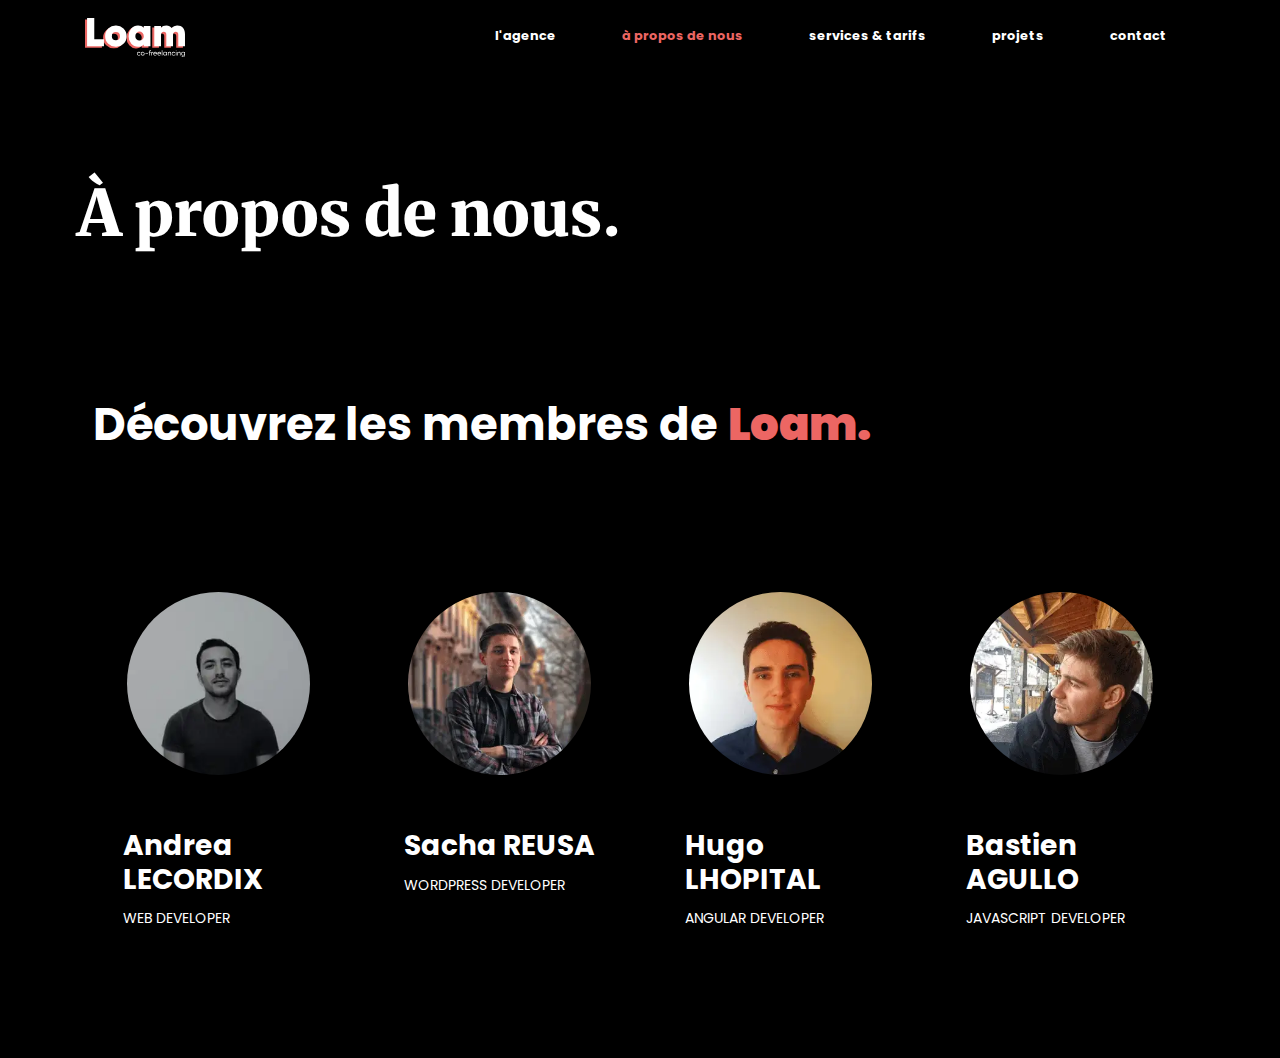
<file: team.html>
<!DOCTYPE html>
<html lang="fr">

<head>
  <title>Loam | Agence de co-freelancing</title>
  <meta charset="utf-8">
  <meta name="description" content="Agence de co-freelancing">
  <meta name="viewport" content="width=device-width, initial-scale=1.0">
  <link href="https://fonts.googleapis.com/icon?family=Material+Icons" rel="stylesheet">
  <link rel="stylesheet" href="style.css">
  <link rel="stylesheet" href="https://use.fontawesome.com/releases/v5.8.1/css/all.css" integrity="sha384-50oBUHEmvpQ+1lW4y57PTFmhCaXp0ML5d60M1M7uH2+nqUivzIebhndOJK28anvf" crossorigin="anonymous">
  <link rel="stylesheet" href="https://stackpath.bootstrapcdn.com/bootstrap/4.5.2/css/bootstrap.min.css">
  <link href="https://fonts.googleapis.com/css2?family=Merriweather:wght@300;400;700;900&display=swap" rel="stylesheet">
  <link href="https://fonts.googleapis.com/css2?family=Poppins:wght@300;400;500;600;700;800;900&display=swap" rel="stylesheet">
  <link rel="stylesheet" href="https://unpkg.com/aos@next/dist/aos.css" />
  <link rel="stylesheet" href="https://cdnjs.cloudflare.com/ajax/libs/animate.css/4.1.1/animate.min.css" />
</head>

<body id="page">
  <nav class="navbar sticky-top navbar-expand-lg">
    <div class="container">
      <a class="navbar-brand" href="index.html"><img width="100vw;" alt="Logo Loam blanc" src="images/logo_blanc.svg" /></a>
      <button class="navbar-toggler" type="button" data-toggle="collapse" data-target="#navbarSupportedContent" aria-controls="navbarSupportedContent" aria-expanded="false" aria-label="Toggle navigation">
        <i class="material-icons">menu</i>
      </button>
      <div class="collapse navbar-collapse" id="navbarSupportedContent">
        <ul class="navbar-nav mr-auto w-100 justify-content-end">
          <li class="nav-item">
            <a class="nav-link" href="index.html">l'agence</a>
          </li>
          <li class="nav-item active">
            <a class="nav-link lien-actif" href="team.html">à propos de nous</a>
          <li class="nav-item">
            <a class="nav-link" href="services-tarifs.html">services &amp; tarifs</a>
          <li class="nav-item">
            <a class="nav-link" href="projets.html">projets</a>
          <li class="nav-item">
            <a class="nav-link" href="contact.html">contact</a>
          </li>
        </ul>
      </div>
    </div>
  </nav>

  <main id="page-equipe">
    <div class="lp__item text col-md-12 col-xs-12">
      <h1 style="margin-left:5%;">&Agrave; propos de nous.</h1><br><br><br><br><br>

      <section id="team" class="team content-section">
        <section class="section-team">
          <div class="container">
            <!-- Start Header Section -->
            <div class="row">
              <div class="col-md-12 col-lg-12">
                <div class="header-section">
                  <h2 class="title">Découvrez les membres de <strong style="color: #EC6663;">Loam.</strong> </h2>
                </div>
              </div>
            </div>
            <!-- / End Header Section -->
            <div class="row">
              <!-- Start Single Person -->
              <div class="col-sm-6 col-lg-4 col-xl-3">
                <div class="single-person">
                  <div class="person-image">
                    <img src="images/team/andrea.webp" alt="">
                  </div>
                  <div class="person-info">
                    <h3 class="full-name">Andrea LECORDIX</h3>
                    <span class="speciality">Web Developer</span>
                  </div>
                </div>
              </div>
              <!-- / End Single Person -->
              <!-- Start Single Person -->
              <div class="col-sm-6 col-lg-4 col-xl-3">
                <div class="single-person">
                  <div class="person-image">
                    <img src="images/team/sacha.webp" alt="">
                  </div>
                  <div class="person-info">
                    <h3 class="full-name">Sacha REUSA</h3>
                    <span class="speciality">WordPress Developer</span>
                  </div>
                </div>
              </div>
              <!-- / End Single Person -->
              <!-- Start Single Person -->
              <div class="col-sm-6 col-lg-4 col-xl-3">
                <div class="single-person">
                  <div class="person-image">
                    <img src="images/team/hugo.webp" alt="">
                  </div>
                  <div class="person-info">
                    <h3 class="full-name">Hugo LHOPITAL</h3>
                    <span class="speciality">Angular Developer</span>
                  </div>
                </div>
              </div>
              <!-- / End Single Person -->
              <!-- Start Single Person -->
              <div class="col-sm-6 col-lg-4 col-xl-3">
                <div class="single-person">
                  <div class="person-image">
                    <img src="images/team/bastien.webp" alt="">
                  </div>
                  <div class="person-info">
                    <h3 class="full-name">Bastien AGULLO</h3>
                    <span class="speciality">Javascript Developer</span>
                  </div>
                </div>
              </div>
              <!-- / End Single Person -->
            </div>
          </div>
        </section><!-- /.our-team -->

  </main>
  <script src="https://code.jquery.com/jquery-3.3.1.slim.min.js" integrity="sha384-q8i/X+965DzO0rT7abK41JStQIAqVgRVzpbzo5smXKp4YfRvH+8abtTE1Pi6jizo" crossorigin="anonymous"></script>
</body>

</html>
</file>
<file: style.css>
/*
rouge: #EC6663;
bleu : #15152A;
beige : #       ;
FAIRE MEDIA QUERIES > 1 500px
*/
* {
  font-family: "Poppins", sans-serif;
}

html {
  scroll-behavior: smooth;
}

body {
  margin: 0;
  overflow: overlay;
  overflow-y: overlay;
  padding: 0;
  background: url(images/bg2.webp) no-repeat center;
  background-size: contain;
  background-position: top;
  z-index: -1000;
  width: 100%;
  overflow-x: hidden;
}

#page-equipe h1, #services h1, #projets h1, #lp h1 {
  font-size:5vw;
  font-family: 'Merriweather', 'Poppins', 'Montserrat', sans-serif;
  font-weight: 900;
}

@media only screen and (max-width:767px) {
  #page-equipe h1, #services h1, #projets h1, #lp h1 {
    font-size:8vw;
    font-family: 'Merriweather', 'Poppins', 'Montserrat', sans-serif;
    font-weight: 900;
  }
}

#services-tarifs {
  background: black;
}

#services-tarifs #lp .branding:hover, .vitrine:hover, .supports:hover .btn-2 {
  width: 100%;
}

#lp .btn-2 .fa-arrow-right {
  display: none;
}

#lp .btn-2 {
  border: 4px solid #EC6663;
  border-radius: 0px;
}

#lp .btn-2:hover .fa-arrow-right {
  display: table-cell;
  margin-left: 20%;
}

#lp .btn-2:hover {
  background-color: #EC6663;
  transition: ease 0.5s;
}

#lp .text-btn {
  font-family: 'Poppins', sans-serif;
  font-weight: 600;
}

#lp .btn-2:hover .text-btn {
  color: #FFFFFF;
  transition: ease 0.5s;
}

.sticky-top {
  background-color: black;
  z-index: -4000;
}

.navbar .navbar-brand {
  font-size: 30px;
}

.navbar .nav-item {
  padding: 10px 20px;
}

.navbar .nav-link {
  font-size: 1vw;
  margin-left: 10px;
  color: white;
  font-weight: bold;
}

.navbar .lien-actif {
  font-size: 1vw;
  margin-left: 10px;
  color: #EC6663;
}

.navbar-toggler {
  padding: .25rem .75rem;
  font-size: 1.25rem;
  line-height: 1;
  background-color: transparent;
  border: 1px solid transparent;
  border-radius: .25rem;
}

.navbar-toggler .material-icons {
  color:white;
}

.active {
  color: #EC6663;
  font-weight: 600;
  text-decoration: none;
}

.nav-item a:hover {
  text-decoration: underline;
  text-decoration-color: #EC6663;
  font-weight: bold;
}

.nav-item .lien-actif:hover {
  text-decoration: none;
  font-weight: bold;
}

main {
  width: 100%;
  height: 100%;
  position: relative;
  overflow: hidden;
}

#lp {
  height: 100%;
  display: flex;
  width: 100%;
  flex-direction: row;
  margin-left: 5%;
}

/*TEXT*/
.text {
  padding: 104px 304px 80px 5%;
  width: 100%;
  color: white;
}

/* BUTTONS */
.btn {
  color: #fff;
  cursor: pointer;
  margin: 0 0 2em;
  max-width: 280px;
  min-height: 80px;
  text-decoration: none;
  text-transform: none;
  width: 100%;
}

.button .text-btn {
  color: white;
}

.button .text-btn:hover {
  color: white;
  text-decoration: none;
}

.text-btn {
  color: white;
  font-size: 1.5vw;
  font-weight: 600;
}

.btn-1 {
  background: transparent;
  font-weight: 600;
  transition: ease 0.5s ease;
}

.btn-1 a:hover {
  color: blue;
}

.btn-1 .text-btn:hover {
  text-decoration: none;
  color: white;
  font-weight: 600;
}

.btn-1:hover {
  background-color: #EC6663;
  transition: 0.5s ease;
}

/* SECTION VALEURS */
#valeurs {
  padding-bottom: 2rem !important;
  padding-left: 1rem;
  padding-right: 1rem;
  transform: scale(0.9);
}

#valeurs hr {
  background-color: white;
}

#valeurs .card {
  border-radius: 0px;
  background-color: #EC6663;
}

#valeurs .card:hover {
  background-color: #15152A;
  color: #F9EFE5;
}

#valeurs .card:hover h1 {
  color: #F9EFE5;
}

#valeurs .card:hover p {
  color: #F9EFE5;
}

#valeurs .card:hover .card-interior .title hr {
  background-color: #F9EFE5;
}

#teams hr {
  background-color: #F9EFE5;
}

.card-interior {
  margin: 5%;
}

.card-img {
  margin-top: 10%;
  width: 60px;
}

.card-title {
  font-family: 'Merriweather', 'Poppins', sans-serif;
  color: white;
  font-weight: 900;
  font-size: 3vw;
  margin-left: 5%;
}

.card-text {
  font-family: 'Poppins', sans-serif;
  color: white;
  font-size: 1.2vw;
}

.card-text b {
  font-family: 'Poppins', sans-serif;
  color: white;
  font-weight: 700;
}

#about .bloc b {
  font-family: 'Poppins', sans-serif;
  font-weight: 700;
}

#about .bloc a {
  font-family: 'Poppins', sans-serif;
  color: #EC6663;
  font-weight: 500;
}

#about a:hover {
  font-family: 'Poppins', sans-serif;
  color: #EC6663;
  font-weight: 500;
}

/* QUI SOMMES-NOUS ? */
#about {
  height: auto;
  margin-top: 10vh;
  transform: scale(0.9);
}

#about img {
  width: 100%;
}

#about img .hover {
  position: absolute;
  top: 0;
  height: 100%;
  width: 100%;
  opacity: 0;
  transition: .5s ease;
}

/* Apparition overlay sur passage souris */
#about img:hover {
  opacity: 0.9;
  background-color: rgba(0, 0, 0, 0.5);
}

#about img {
  transition: .5s ease;
}

#about .title, #teams .title {
  font-family: 'Poppins', sans-serif;
  font-weight: 600;
  color: #15152A;
  margin-top: 4%;
}

#about .hr {
  float: left;
  width: 20%;
  height: 5px;
  background-color: #EC6663;
  margin-top: auto;
}

#teams .hr {
  float: left;
  width: 5%;
  height: 5px;
  background-color: #EC6663;
  margin-top: auto;
}

#co-freelancing .hr {
  width: 8%;
  float: left;
  margin-left: 5%;
  height: 5px;
  background-color: white;
  margin-top: auto;
}

#about p {
  text-align: justify;
  color: #15152A;
}

/* SECTION CO-FREELANCING */
#co-freelancing {
  background: url(images/bg-mac.webp) no-repeat center;
  background-size: cover;
  display: table;
  opacity: 1;
}

#co-freelancing .bg {
  padding-top: 6%;
  display: table-cell;
  vertical-align: middle;
}

#co-freelancing .title {
  font-family: 'Poppins', sans-serif;
  font-weight: 600;
  color: #F9EFE5;
  margin-left: 4%;
}

#co-freelancing .text {
  color: #F9EFE5;
  margin-top: -4%;
  margin-left: 4%;
}

/* SECTION CTA NOS SERVICES */
#cta-projets .btn-2 {
  display: block;
  margin: 0 auto;
  background: transparent;
  font-weight: 600;
  transition: 0.5s ease;
}

#cta-projets .text-btn2 {
  color: #15152A;
  font-size: 1.8vw;
  font-weight: 600;
}

#cta-projets .btn-2:hover a {
  text-decoration: underline;
  color: #FFFFFF;
  font-weight: 600;
  transition: 0.5s left ease;
}

#cta-projets .btn-2:hover {
  background-color: #15152A;
  color: #FFFFFF;
}

/* LA TEAM */
.at-section__title {
  margin: 0 0 70px;
  color: #000;
  font-family: 'Merriweather', sans-serif;
  font-size: 3.5rem;
  font-weight: 300;
  line-height: 2.625rem;
  text-align: center;
}

.at-grid {
  display: -webkit-box;
  display: flex;
  -webkit-box-orient: horizontal;
  -webkit-box-direction: normal;
  flex-direction: row;
  flex-wrap: wrap;
  background: #FFF;
  border: none;
}

.at-grid[data-column="4"] .at-column {
  width: 25%;
  max-width: 25%;
  flex-basis: 25%;
  min-width: 25%;
}

.at-column {
  z-index: 0;
  position: relative;
  background: #FFFFFF;
  padding: 10px;
  box-sizing: border-box;
  -webkit-transition: box-shadow 0.2s ease, z-index 0s 0.2s ease, -webkit-transform 0.2s ease;
  transition: box-shadow 0.2s ease, z-index 0s 0.2s ease, -webkit-transform 0.2s ease;
  transition: box-shadow 0.2s ease, transform 0.2s ease, z-index 0s 0.2s ease;
  transition: box-shadow 0.2s ease, transform 0.2s ease, z-index 0s 0.2s ease, -webkit-transform 0.2s ease;
}

.at-column:before {
  content: "";
  display: block;
  padding-top: 100%;
}

.at-column:hover {
  z-index: 1;
  border-radius: 1.5%;
  box-shadow: 0 8px 50px rgba(0, 0, 0, 0.2);
  -webkit-transform: scale(1.05);
  transform: scale(1.05);
  -webkit-transition: box-shadow 0.2s ease, z-index 0s 0s ease, -webkit-transform 0.2s ease;
  transition: box-shadow 0.2s ease, z-index 0s 0s ease, -webkit-transform 0.2s ease;
  transition: box-shadow 0.2s ease, transform 0.2s ease, z-index 0s 0s ease;
  transition: box-shadow 0.2s ease, transform 0.2s ease, z-index 0s 0s ease, -webkit-transform 0.2s ease;
}

.at-column:hover .at-social {
  opacity: 1;
  margin-left: -15%;
}

@media (max-width: 800px) {
  .at-column {
    width: 50% !important;
    max-width: 50% !important;
    min-width: 50% !important;
    flex-basis: 50% !important;
  }
}

@media (max-width: 600px) {
  .at-column {
    width: 100% !important;
    max-width: 100% !important;
    min-width: 100% !important;
    flex-basis: 100% !important;
  }

  .at-colum:hover .at-social {
    opacity: 1;
    margin-top: 15%;
  }
}

.at-user {
  position: absolute;
  top: 50%;
  left: 0;
  width: 100%;
  -webkit-transform: translate(0, -50%);
  transform: translate(0, -50%);
  text-align: center;
}

.at-user__avatar {
  width: 98px;
  height: 98px;
  border-radius: 100%;
  margin: 0 auto 20px;
  overflow: hidden;
}

.at-user__avatar img {
  display: block;
  width: 100%;
  max-width: 100%;
}

.at-user__name {
  color: #15152A;
  font-family: 'Poppins', 'Montserrat', sans-serif;
  font-size: 1.5rem;
  font-weight: 700;
  line-height: 2.625rem;
}

.at-user__title {
  color: #15152A;
  font-family: 'Poppins', 'Montserrat', sans-serif;
  font-size: 0.875rem;
  line-height: 2.375rem;
}

.at-social {
  margin-left: -15%;
  display: block;
  opacity: 0;
  -webkit-transition: margin 0.5s ease, opacity 0.5s ease;
  transition: margin 0.5s ease, opacity 0.5s ease;
}

.at-social__item {
  display: inline-block;
  margin: 0 5%;
}

.at-social__item a {
  display: block;
}

.at-social__item img {
  fill: #EC6663;
  display: block;
  height: 18px;
  -webkit-transition: fill 0.2s ease;
  transition: fill 0.2s ease;
}

.at-social__item img:hover {
  fill: #15152A;
}

.teams {
  max-width: 1170px;
  width: 100%;
  margin: 100px auto;
  padding: 0 20px;
  box-sizing: border-box;
  -webkit-transform-origin: top center;
  transform-origin: top center;
  -webkit-transform: scale(1);
  transform: scale(1);
}

/* MEDIA QUERIES */
@media only screen and (max-width: 767px) {
  .navbar .nav-link {
    font-size: 3vw;
    color: white;
  }

  body {
    background-image: url(images/bg2.webp);
    margin: 0;
    padding: 0;
    background-size: contain;
    background-position: top;
    z-index: -5000;
  }

  /* .text h1 {
    font-size: 5vw;
    font-weight: 900;
    font-family: 'Merriweather', 'Poppins', sans-serif;
    margin: 10% 0 0;
    margin-top: -15%;
  } */

  .btn {
    color: #fff;
    cursor: pointer;
    font-weight: 400;
    margin: 0 0 2em;
    max-width: 280px;
    min-height: 80px;
    text-decoration: none;
    text-transform: none;
    width: 40%;
  }

  .text-btn {
    color: white;
    font-size: 3vw;
    padding: -20%;
  }

  .card-title {
    font-family: 'Merriweather', 'Poppins', sans-serif;
    color: white;
    font-size: 6vw;
    margin-left: 5%;
  }

  #valeurs {
    margin-top: -20%;
  }

  .card-text {
    font-size: 3.5vw;
    margin-top: -15%;
  }

  h2, .title, #co-freelancing .title {
    font-size: 7vw;
  }

  #about {
    margin-top: -20%;
  }

  #co-freelancing p {
    padding-right: 8%;
  }

  #cta-projets button .text-btn2 {
    font-size: 4vw;
  }
}

/* PAGE EQUIPE */
#page-equipe {
  background: black;
}

#page-equipe h1 {
  font-family: 'Merriweather', 'Poppins', 'Montserrat', sans-serif;
  font-weight: 900;
}

.section-team {
  font-family: 'Poppins', 'Montserrat', sans-serif;
}

.section-team .header-section {
  margin-bottom: 50px;
}

.section-team .header-section .small-title {
  margin-bottom: 25px;
  font-size: 16px;
  font-weight: 500;
  color: white;
}

.section-team .header-section .title {
  font-weight: 700;
  font-size: 45px;
}

.section-team .single-person {
  margin-top: 30px;
  padding: 30px;
  background-color: transparent;
  border-radius: 5px;
}

.section-team .single-person:hover {
  background: #EC6663;
}

.section-team .single-person .person-image {
  position: relative;
  margin-bottom: 50px;
  border-radius: 50%;
  border: 4px dashed transparent;
  transition: padding .3s;
}

.section-team .single-person .person-image img {
  width: 100%;
  border-radius: 50%;
}

.section-team .single-person .person-info .full-name {
  margin-bottom: 10px;
  font-size: 28px;
  font-weight: 700;
}

.section-team .single-person .person-info .speciality {
  text-transform: uppercase;
  font-size: 14px;
  color: white;
}

.section-team .single-person:hover .full-name,
.section-team .single-person:hover .speciality {
  color: #fff;
}

/* PAGE SERVICES & TARIFS */
.containers {
  margin: 0 auto;
  display: block;
  width: 90vw;
}

#services .panel-default {
  width: 100%;
  border-top: 1px solid white;
  padding-top: 4%;
  padding-bottom: auto;
}

#services .panel-body {
  display: flex;
  margin-top: 5%;
  flex-wrap: wrap;
  margin-bottom: 5%;
  transition: ease 2s;
}

#services .panel-body .livrables {
  width: 20%;
  text-align: justify;
  margin-left: 5%;
}

#services .panel-body .details {
  width: 30%;
  text-align: justify;
}

#services .panel-body .details p {
  font-size: 1.1vw;
  text-align: justify;
}

#services .panel-body .details h3, #services .panel-body .livrables h3 {
  color: white;
  font-size: 2vw;
  text-align: justify;
  text-align-last: left;
}

#services .panel-body li p {
  text-align: left;
}

#services .panel-body .tarifs-bloc {
  width: 30%;
  margin-left: 15%;
  float: right;
  display: table;
  min-height: 400px;
  max-height: 600px;
  overflow: hidden;
  background-color: #EC6663;
}

#services .panel-body .tarifs-bloc .texts {
  display: table-cell;
  vertical-align: middle;
  text-align: center;
  color: white;
}

#services .panel-body .tarifs-bloc .texts a {
  text-decoration: underline;
  font-size: 1.2vw;
  color: white;
}

#services .panel-body .tarifs-bloc .texts a:hover {
  text-decoration: underline;
  font-size: 1.2vw;
  color: #15152A;
}

#services .panel-default>.panel-heading {
  color: white;
  background-color: transparent;
  border-color: #EC6663;
  padding: 0;
  -webkit-user-select: none;
  -moz-user-select: none;
  -ms-user-select: none;
  user-select: none;
}

#services .panel-default>.panel-heading a {
  display: block;
  text-decoration: none;
  font-weight: bold;
  font-family: 'Merriweather', 'Poppins', sans-serif;
  color: #EC6663;
  font-size: 3.5vw;
}

#services .panel-default>.panel-heading a:after {
  content: "";
  position: relative;
  top: 1px;
  display: inline-block;
  font-family: 'Merriweather', 'Poppins', sans-serif;
  font-style: normal;
  font-weight: 400;
  line-height: 1;
  -webkit-font-smoothing: antialiased;
  -moz-osx-font-smoothing: grayscale;
  float: right;
  transition: transform 1s ease;
  -webkit-transition: -webkit-transform 1s ease;
}

#services .panel-default>.panel-heading a[aria-expanded="true"] {
  color: #EC6663;
  text-align: justify;
}

#services .panel-default>.panel-heading a[aria-expanded="true"]:after {
  content: "\2212";
  -webkit-transform: rotate(180deg);
  transform: rotate(180deg);
}

#services .panel-default>.panel-heading a[aria-expanded="false"]:after {
  content: "\002b";
  -webkit-transform: rotate(90deg);
  transform: rotate(90deg);
}

/* PAGE PROJETS */
#projets a {
  text-decoration: none;
  color: white;
}

#projets h2 {
  font-family: "Voltaire";
  text-transform: uppercase;
  margin: 0;
}

.row {
  margin: 10px -16px;
}

/* Add padding BETWEEN each column */
.row,
.row>.column {
  padding: 8px;
}

/* Create three equal columns that floats next to each other */
.column {
  float: left;
  width: 50%;
  display: none;
  /* Hide all elements by default */
}

/* Clear floats after rows */
.row:after {
  content: "";
  display: table;
  clear: both;
}

/* Content */
.content {}

/* The "show" class is added to the filtered elements */
.show {
  display: block;
}

/* Style the buttons */
#myBtnContainer {
  display: block;
  margin: 0 auto;
  text-align: center;
  width: 100%;
}

#myBtnContainer button {
  cursor: pointer;
  align-content: space-around;
  margin-right: -4%;
  margin-left: -4%;
  border: none;
  box-shadow: none;
}

#myBtnContainer button:hover {
  color: #EC6663;
  border: none;
  box-shadow: none;
}

#myBtnContainer .active {
  color: #EC6663;
}

/* FIN PAGE PROJETS */
#projets #scene {
  background-color: #304056;
  position: relative;
  overflow: hidden;
  width: 100%;
}

#scene .layer {
  pointer-events: none;
}

#scene .col {
  display: inline-block;
  float: left;
  overflow: hidden;
  position: relative;
  width: 12.5%;
  pointer-events: all;
  overflow: initial;
  margin: 0 0 30px;
}

#scene .layer.main {
  width: 150%;
  position: absolute;
  z-index: 1;
  padding: 20px;
}

#scene .col a {
  display: block;
  margin: 15px;
  overflow: hidden;
  box-shadow: 0px 16px 32px rgba(0, 0, 0, 0.37);
}

#scene .col a .hover {
  position: absolute;
  top: 15px;
  right: 15px;
  bottom: -15px;
  left: 15px;
  z-index: 1;
  color: white;
  background: -moz-linear-gradient(45deg, rgba(0, 0, 0, 0.47) 0%, rgba(0, 0, 0, 0) 100%);
  background: -webkit-linear-gradient(45deg, rgba(0, 0, 0, 0.47) 0%, rgba(0, 0, 0, 0) 100%);
  background: linear-gradient(45deg, rgba(0, 0, 0, 0.47) 0%, rgba(0, 0, 0, 0) 100%);
  filter: progid:DXImageTransform.Microsoft.gradient(startColorstr='#78000000', endColorstr='#00000000', GradientType=1);
}

#scene .col a .hover:after {
  content: '';
  position: absolut;
  top: 0;
  left: 0;
  z-index: 1;
  width: 100%;
  height: 100%;
  display: block;
  background: rgb(235, 116, 152);
  opacity: 0;
  transition: 0.35s ease;
}

#scene .col a .hover:hover:after {
  opacity: 0.85;
  transition: 0.35s ease;
}

#scene .align-bottom {
  position: absolute;
  width: 100%;
  bottom: 0%;
  z-index: 2;
  padding: 15px 20px;
}

#scene .bg-img {
  padding: 0px;
  width: 100%;
  height: 100%;
  top: 0;
  left: 0;
  background-size: cover;
  background-position: 50% 50%;
}

#projets #headline {
  text-align: center;
  width: 100%;
  display: table;
  margin-top: -3%;
}

#projets #headline button {
  margin-left: -5%;
  margin-right: -5%;
  color: #15152A;
  vertical-align: middle;
  display: table-cell;
  margin-top: auto;
}

#projets #headline h2 {
  font-size: 2vw;
  font-family: 'Poppins', 'Montserrat', sans-serif;
  font-weight: bold;
  color: #15152A;
}

#projets .containers {
  color: #15152A;
}

#projets .containers h2 {
  font-family: 'Merriweather', 'Poppins', 'Montserrat', sans-serif;
  font-weight: bold;
  text-transform: none;
}

#projets .hr-resume {
  float: left;
  width: 15%;
  height: 5px;
  background-color: #EC6663;
  margin-top: 1%;
}

#projets .containers p {
  text-align: justify;
}

#projets .hr-details {
  float: left;
  width: 20%;
  height: 5px;
  background-color: #EC6663;
  margin-top: 1%;
}

#projets .image-projet img {
  width: 65%;
  float: left;
  max-height: auto;
}

#projets .image-projet {
  margin-left: 1%;
  margin-bottom: 40%;
}

#projets .btn-3 a {
  color: #15152A;
}

#projets .btn-3:hover {
  background-color: #15152A;
}

#projets .btn-3:hover a {
  color: white;
}

@media only screen and (max-width:1200px) {
  #scene .layer .col {
    width: 16.666%;
  }
}

@media only screen and (max-width:650px) {
  #scene .layer .col {
    width: 25%;
  }
}

/* PHOTO DE GROUPE */
#about .groups {
  padding: 1em 0;
  width: 100%;
}

@media screen and (max-width: 640px) {
  #about .groups {
    display: block;
    width: 100%;
  }
}

@media screen and (min-width: 900px) {
  #about .groups {
    width: 100%;
  }
}

#about .content, #projets .content {
  position: relative;
  width: 100%;
  margin: auto;
  overflow: hidden;
}

#about .content .content-overlay, #projets .content .content-overlay {
  background: rgba(0, 0, 0, 0.6);
  position: absolute;
  height: 100%;
  width: 100%;
  left: 0;
  top: 0;
  bottom: 0;
  right: 0;
  opacity: 0;
  -webkit-transition: all 0.4s ease-in-out 0s;
  -moz-transition: all 0.4s ease-in-out 0s;
  transition: all 0.4s ease-in-out 0s;
}

#about .content:hover .content-overlay, #projets .content:hover .content-overlay {
  opacity: 1;
}

#about .content-image {
  width: 100%;
}

#about .content-details, #projets .content-details {
  position: absolute;
  text-align: center;
  padding-left: 1em;
  padding-right: 1em;
  width: 100%;
  top: 50%;
  left: 50%;
  opacity: 0;
  -webkit-transform: translate(-50%, -50%);
  -moz-transform: translate(-50%, -50%);
  transform: translate(-50%, -50%);
  -webkit-transition: all 0.5s ease 0s;
  -moz-transition: all 0.5s ease 0s;
  transition: all 0.5s ease 0s;
}

#projets .content-details:hover a {
  color: white;
}

#about .content:hover .content-details, #projets .content:hover .content-details {
  top: 50%;
  left: 50%;
  opacity: 1;
}

#projets .content {
  max-height: 350px;
}

#projets {
  width: 100vw;
}

#projets button {
  font-weight: bold;
  color: white;
}

#projets button:hover {
  color: #EC6663;
}

/* BACK TO TOP BUTTON */
/* PAGE CONTACT */
#contact-page {
  background-image: none;
  background-color: black;
}

#contact {
  margin: 0;
  padding: 0;
}

div.elem-group {
  margin: 40px 0;
}

label {
  display: block;
  font-family: 'Poppins', 'Montserrat', sans-serif;
  padding-bottom: 4px;
  color: white;
  font-size: 1.25em;
}

input,
select,
textarea {
  font-size: 1.25em;
  font-family: 'Poppins', 'Montserrat', sans-serif;
  background-color: white;
  box-shadow: none;
  border: none;
  color: black;
  width: 500px;
  padding: 20px;
  font-weight: 400;
}

textarea {
  height: 250px;
}

#contact .buttons button {
  height: 50px;
  background: transparent;
  color: #EC6663;
  font-size: 1.25em;
  font-family: 'Poppins', 'Montserrat', sans-serif;
  cursor: pointer;
  font-weight: 600;
  display: block;
  margin: 0 auto;
}

#contact .buttons button:hover {
  background: #EC6663;
  color: white;
  font-weight: 600;
}

/* FOOTER */
.site-footer {
  background-color: black;
  padding: 45px 0 20px;
  font-size: 15px;
  line-height: 24px;
  color: white;
  font-weight: 300;
}

.site-footer hr {
  border-top-color: #bbb;
  opacity: 0.5
}

.site-footer hr.small {
  margin: 20px 0;
}

.site-footer h6 {
  color: #fff;
  font-weight: 700;
  font-size: 20px;
  text-transform: uppercase;
  margin-top: 5px;
  letter-spacing: 2px;
  font-family: 'Poppins', 'Montserrat', sans-serif;
}

.site-footer a {
  color: white;
  font-family: 'Poppins', 'Montserrat', sans-serif;
}

.site-footer a:hover {
  color: #3366cc;
  text-decoration: none;
}

.footer-links {
  padding-left: 0;
  list-style: none;
}

.footer-links li {
  display: block;
  font-family: 'Poppins', 'Montserrat', sans-serif;
}

.footer-links a {
  color: white;
  font-family: 'Poppins', 'Montserrat', sans-serif;
}

.footer-links a:active, .footer-links a:focus, .footer-links a:hover {
  color: white;
  text-decoration: underline;
  text-decoration-color: #EC6663;
}

.footer-links.inline li {
  display: inline-block;
}

.site-footer .social-icons {
  text-align: right;
}

.site-footer .social-icons a {
  width: 40px;
  height: 40px;
  line-height: 40px;
  margin-left: 6px;
  margin-right: 0;
  border-radius: 100%;
  background-color: white;
  font-family: 'Poppins', 'Montserrat', sans-serif;
}

.copyright-text {
  margin: 0;
}

@media (max-width:991px) {
  .site-footer [class^=col-] {
    margin-bottom: 30px;
  }
}

@media (max-width:767px) {
  .site-footer {
    padding-bottom: 0
  }

  .site-footer .copyright-text, .site-footer .social-icons {
    text-align: center
  }
}

.social-icons {
  padding-left: 0;
  margin-bottom: 0;
  list-style: none
}

.social-icons li {
  display: inline-block;
  margin-bottom: 4px
}

.social-icons li.title {
  margin-right: 15px;
  color: white;
  font-weight: 700;
  font-size: 13px;
  font-family: 'Poppins', 'Montserrat', sans-serif;
}

.social-icons a {
  background-color: #eceeef;
  color: white;
  font-size: 16px;
  display: inline-block;
  line-height: 44px;
  width: 44px;
  height: 44px;
  text-align: center;
  margin-right: 8px;
  border-radius: 100%;
  -webkit-transition: all .2s linear;
  -o-transition: all .2s linear;
  transition: all .2s linear
}

.social-icons a:active, .social-icons a:focus, .social-icons a:hover {
  color: #fff;
  background-color: #29aafe
}

.social-icons.size-sm a {
  line-height: 34px;
  height: 34px;
  width: 34px;
  font-size: 14px
}

.social-icons a.behance, a.linkedin, a.dribbble {
  background-color: white;
  color: black;
}

.social-icons a.behance:hover {
  background-color: #0057ff;
  color: white;
}

.social-icons a.linkedin:hover {
  background-color: #007bb6;
  color: white;
}

.social-icons a.dribbble:hover {
  background-color: #ea4c89;
  color: white;
}

@media (max-width:767px) {
  .social-icons li.title {
    display: block;
    margin-right: 0;
    font-weight: 600
  }
}

/* SCROLLBAR */
/* width */
::-webkit-scrollbar {
  width: 8px;
}

/* Track */
::-webkit-scrollbar-track {
  border-radius: 0px;
}

/* Handle */
::-webkit-scrollbar-thumb {
  background: #EC6663;
  border-radius: 0px;
}

/* Handle on hover */
::-webkit-scrollbar-thumb:hover {
  background: #EC6663;
}
</file>
